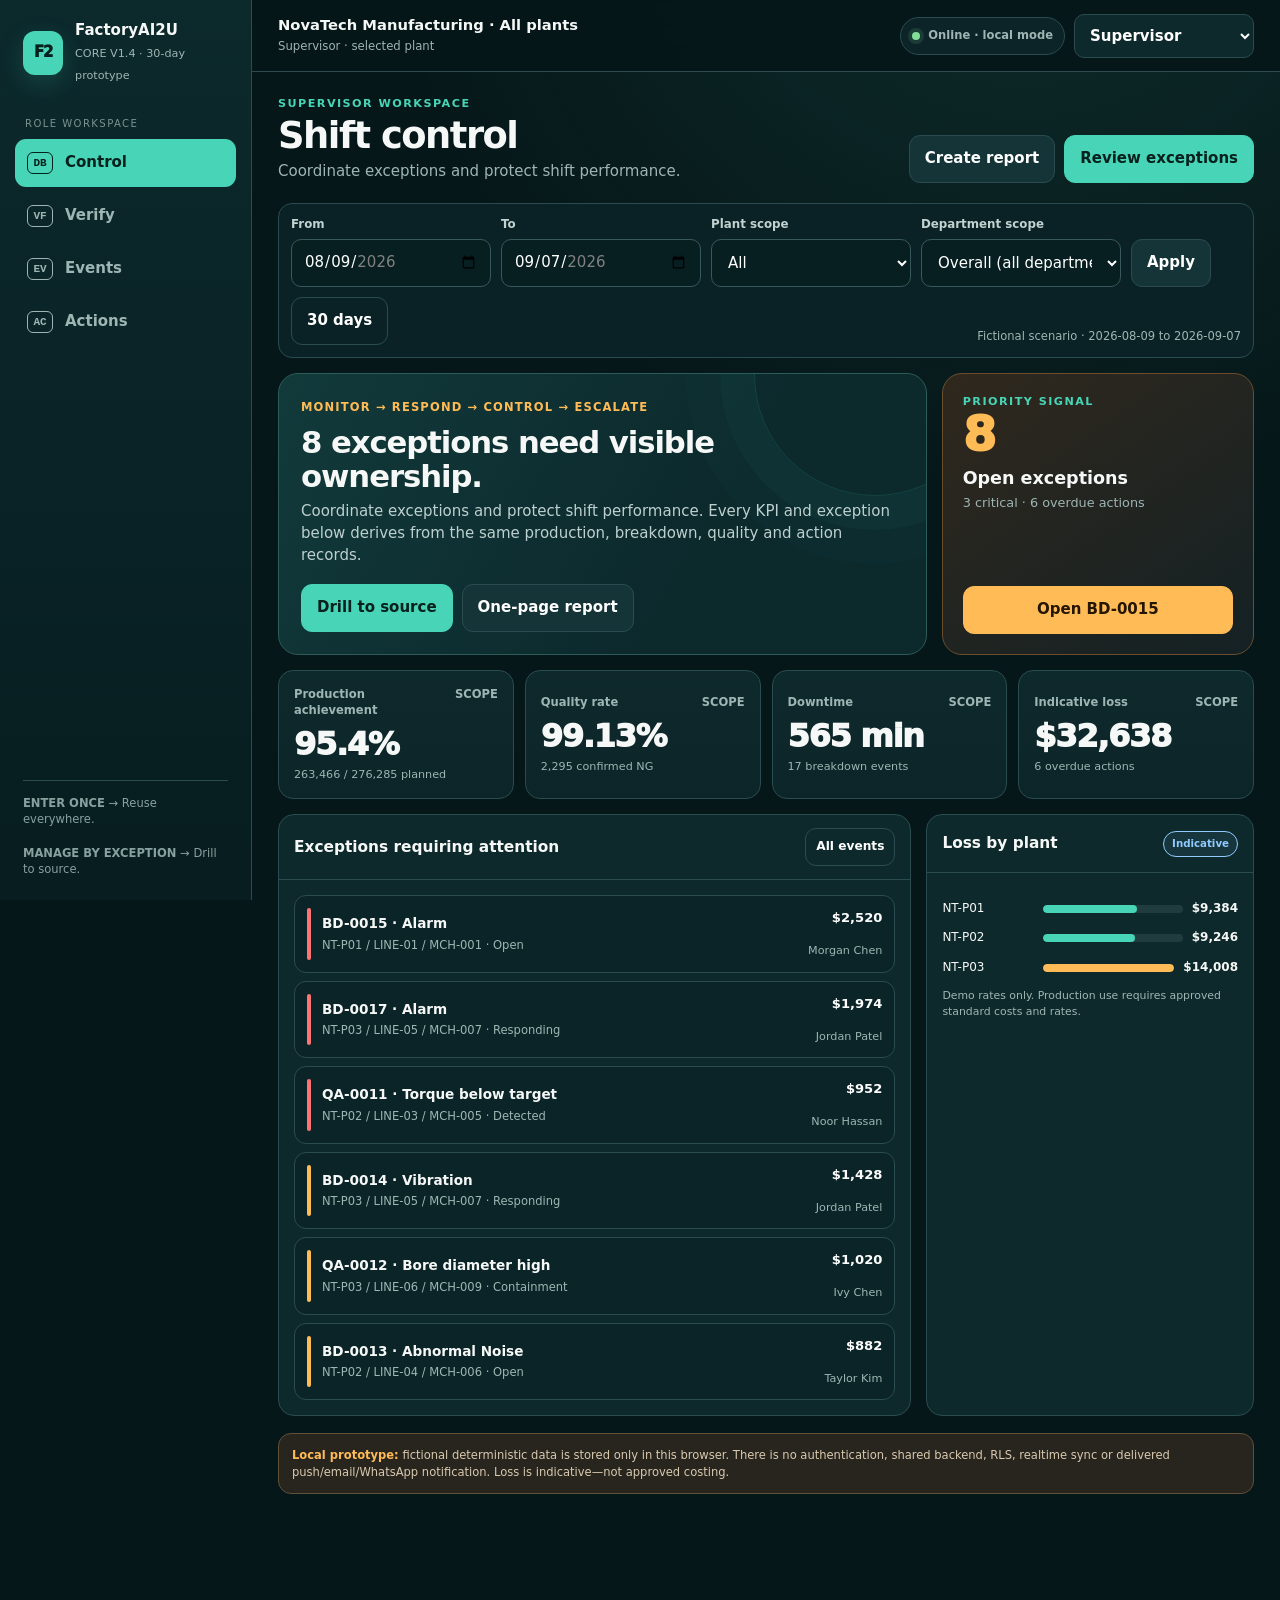
<file: index.html>
<!doctype html>
<!-- FA2U-BUILD-MARKER: shopfloor-simple-entry-verify-2026-09 v9 -->

<html lang="en">
<head>
<meta charset="utf-8">
<meta name="viewport" content="width=device-width,initial-scale=1,viewport-fit=cover">
<meta name="theme-color" content="#092326">
<meta name="description" content="FactoryAI2U CORE V1.4 — a mobile-first manufacturing operations prototype with shared source transactions, role dashboards, reports and validation.">
<meta name="author" content="FactoryAI2U">
<meta property="og:title" content="FactoryAI2U CORE V1.4">
<meta property="og:description" content="Enter once, reuse everywhere. Manage by exception and drill to source.">
<meta property="og:type" content="website">
<meta name="twitter:card" content="summary">
<meta name="twitter:title" content="FactoryAI2U CORE V1.4">
<meta name="twitter:description" content="Mobile-first manufacturing operations prototype.">
<title>FactoryAI2U — CORE V1.4</title>
<script id="structured-data-jsonld" type="application/ld+json">{"@context":"https://schema.org","@type":"WebSite","name":"FactoryAI2U CORE V1.4","description":"Mobile-first manufacturing operations prototype with shared source transactions, role dashboards, reports and validation.","url":"__SITE_URL__"}</script>
<link id="appManifest" rel="manifest">
<style>
/* @section: design-system */
:root{--bg:#061719;--rail:#092326;--surface:#0e292c;--surface2:#143438;--surface3:#1b4145;--line:#2a4c50;--text:#f5f8f6;--muted:#9fb5b4;--teal:#48d4b6;--amber:#ffbb55;--red:#ff7373;--blue:#72b8ff;--green:#82dd98;--shadow:0 18px 50px rgba(0,0,0,.3);--radius:16px;--touch:48px;--font:Inter,ui-sans-serif,system-ui,-apple-system,"Segoe UI",Arial,sans-serif}*{box-sizing:border-box}html{background:var(--bg);scroll-behavior:smooth}body{margin:0;background:radial-gradient(circle at 80% -10%,rgba(72,212,182,.12),transparent 32%),var(--bg);color:var(--text);font:15px/1.45 var(--font);overflow-x:hidden}button,input,select,textarea{font:inherit}button{touch-action:manipulation}::selection{background:var(--teal);color:#031311}:focus-visible{outline:3px solid var(--amber);outline-offset:2px}.hidden{display:none!important}.muted{color:var(--muted)}.eyebrow{text-transform:uppercase;letter-spacing:.13em;font-size:.7rem;font-weight:900;color:var(--teal)}.mono{font-family:ui-monospace,SFMono-Regular,Consolas,monospace}.danger-text{color:#ff9e9e}.success-text{color:#9beaaa}.warn-text{color:#ffd08b}.nowrap{white-space:nowrap}
/* @section: shell */
.app{min-height:100dvh;display:grid;grid-template-columns:252px minmax(0,1fr)}.rail{position:sticky;top:0;height:100dvh;background:linear-gradient(180deg,#0c292c,#071d20);border-right:1px solid var(--line);padding:20px 15px;display:flex;flex-direction:column;z-index:20}.brand{display:flex;align-items:center;gap:12px;padding:0 8px 20px}.brand-mark{width:44px;height:44px;border-radius:12px;display:grid;place-items:center;background:var(--teal);color:#05201d;font-weight:950;letter-spacing:-.08em;box-shadow:0 8px 25px rgba(72,212,182,.18)}.brand-copy strong{display:block}.brand-copy span{font-size:.7rem;color:var(--muted)}.rail-label{font-size:.63rem;letter-spacing:.14em;text-transform:uppercase;color:#789290;padding:12px 10px 7px}.nav{display:grid;gap:5px}.nav-btn{min-height:48px;border:0;border-radius:11px;background:transparent;color:var(--muted);display:flex;align-items:center;gap:12px;text-align:left;padding:10px 12px;cursor:pointer;font-weight:800}.nav-btn:hover{background:rgba(255,255,255,.055);color:#fff}.nav-btn.active{background:var(--teal);color:#06201d}.nav-glyph{font-family:ui-monospace,monospace;width:26px;text-align:center;font-size:.69rem;border:1px solid currentColor;border-radius:6px;padding:2px}.rail-foot{margin-top:auto;padding:14px 8px 2px}.mini-principle{border-top:1px solid var(--line);padding-top:14px;color:#88a09e;font-size:.72rem}.main{min-width:0}.topbar{min-height:72px;position:sticky;top:0;z-index:15;background:rgba(6,23,25,.91);backdrop-filter:blur(14px);border-bottom:1px solid rgba(66,98,101,.7);display:flex;align-items:center;justify-content:space-between;padding:10px 26px;gap:15px}.top-title strong{display:block;font-size:.92rem}.top-title span{font-size:.73rem;color:var(--muted)}.top-actions{display:flex;align-items:center;gap:9px}.status-pill{min-height:38px;border:1px solid var(--line);background:#0c2427;color:var(--muted);border-radius:999px;padding:7px 11px;display:flex;align-items:center;gap:8px;font-size:.72rem;font-weight:800}.dot{width:8px;height:8px;border-radius:50%;background:var(--green);box-shadow:0 0 0 4px rgba(130,221,152,.12)}.dot.off{background:var(--red)}.role-select{height:44px;max-width:180px;background:var(--surface);color:#fff;border:1px solid var(--line);border-radius:10px;padding:0 34px 0 11px;font-weight:800}.content{padding:24px 26px 108px;max-width:1500px;margin:auto}.view{animation:fade .2s ease}@keyframes fade{from{opacity:0;transform:translateY(4px)}to{opacity:1;transform:none}}.mobile-brand{display:none}.bottom-nav{display:none}
/* @section: controls */
.page-head{display:flex;align-items:flex-end;justify-content:space-between;gap:18px;margin-bottom:20px}.page-head h1{font-size:clamp(1.55rem,3vw,2.3rem);letter-spacing:-.04em;line-height:1.08;margin:4px 0 5px}.page-head p{margin:0;color:var(--muted);max-width:760px}.cluster{display:flex;align-items:center;gap:9px;flex-wrap:wrap}.btn{min-height:var(--touch);border:1px solid var(--line);border-radius:11px;background:var(--surface2);color:#fff;padding:10px 15px;font-weight:850;cursor:pointer;transition:.15s}.btn:hover{transform:translateY(-1px);background:var(--surface3);border-color:#52757a}.btn.primary{background:var(--teal);border-color:var(--teal);color:#05201d}.btn.warn{background:var(--amber);border-color:var(--amber);color:#251601}.btn.danger{background:transparent;border-color:#91494c;color:#ffb0b0}.btn.ghost{background:transparent}.btn.small{min-height:38px;padding:7px 10px;font-size:.76rem}.btn:disabled{opacity:.42;cursor:not-allowed;transform:none}.filterbar{display:flex;gap:10px;align-items:end;flex-wrap:wrap;border:1px solid var(--line);background:#0a2225;border-radius:14px;padding:12px;margin-bottom:15px}.filterbar .field{min-width:160px;flex:0 1 200px}.range-note{margin-left:auto;color:var(--muted);font-size:.72rem}.kicker{display:inline-flex;align-items:center;gap:8px;color:var(--amber);font-size:.72rem;font-weight:900;text-transform:uppercase;letter-spacing:.1em}
/* @section: dashboard */
.hero-strip{display:grid;grid-template-columns:minmax(0,1.35fr) minmax(280px,.65fr);gap:15px;margin-bottom:15px}.command{position:relative;overflow:hidden;border:1px solid #2d5b59;background:linear-gradient(120deg,#123a3b,#0c292c 65%);border-radius:20px;padding:22px}.command:after{content:"";position:absolute;width:240px;height:240px;border:1px solid rgba(72,212,182,.15);border-radius:50%;right:-70px;top:-120px;box-shadow:0 0 0 34px rgba(72,212,182,.03),0 0 0 68px rgba(72,212,182,.02)}.command>*{position:relative;z-index:1}.command h2{font-size:clamp(1.35rem,2.4vw,2.05rem);max-width:680px;margin:7px 0 8px;line-height:1.12;letter-spacing:-.035em}.command p{color:#bdd0cf;max-width:720px;margin:0}.command .cluster{margin-top:17px}.priority-box{border:1px solid #6b4d2d;background:linear-gradient(145deg,#30281d,#142124);border-radius:20px;padding:20px;display:flex;flex-direction:column;justify-content:space-between;min-width:0}.priority-number{font-size:3rem;font-weight:950;letter-spacing:-.07em;color:var(--amber);line-height:1}.priority-box h3{margin:8px 0 2px}.priority-box p{margin:0 0 14px;color:var(--muted);font-size:.8rem}.metrics{display:grid;grid-template-columns:repeat(4,minmax(0,1fr));gap:11px;margin-bottom:15px}.metric{min-width:0;border:1px solid var(--line);background:linear-gradient(180deg,var(--surface),#0c2528);border-radius:15px;padding:15px;text-align:left;color:inherit;cursor:pointer}.metric:hover{border-color:#4f7775;transform:translateY(-1px)}.metric-head{display:flex;justify-content:space-between;gap:8px;color:var(--muted);font-size:.72rem;font-weight:800}.metric-value{font-size:clamp(1.4rem,3vw,2rem);line-height:1.15;font-weight:950;margin:7px 0 4px;letter-spacing:-.04em}.metric-foot{font-size:.7rem;color:var(--muted)}.dashboard-grid{display:grid;grid-template-columns:minmax(0,1.45fr) minmax(290px,.75fr);gap:15px}.panel{border:1px solid var(--line);background:var(--surface);border-radius:16px;overflow:hidden;min-width:0}.panel-head{min-height:58px;display:flex;align-items:center;justify-content:space-between;gap:12px;padding:13px 15px;border-bottom:1px solid var(--line)}.panel-head h2,.panel-head h3{margin:0;font-size:.96rem}.panel-body{padding:15px}.exception-list{display:grid;gap:8px}.exception{width:100%;border:1px solid var(--line);background:#0b2427;color:inherit;border-radius:12px;padding:12px;display:grid;grid-template-columns:auto minmax(0,1fr) auto;align-items:center;gap:11px;text-align:left;cursor:pointer}.exception:hover{border-color:#527673;background:#123033}.sevbar{width:4px;align-self:stretch;border-radius:4px;background:var(--amber)}.sevbar.critical{background:var(--red)}.exception strong{display:block;font-size:.85rem}.exception p{margin:3px 0 0;color:var(--muted);font-size:.72rem}.age{text-align:right;font-size:.7rem;color:var(--muted)}.age strong{color:#fff;font-size:.82rem}.loss-row{display:grid;grid-template-columns:92px minmax(0,1fr) auto;gap:9px;align-items:center;margin:12px 0;font-size:.75rem}.bar{height:8px;background:#203c3e;border-radius:999px;overflow:hidden}.bar i{display:block;height:100%;background:var(--teal);border-radius:999px}.loss-row:nth-child(3) .bar i{background:var(--amber)}.loss-row:nth-child(4) .bar i{background:var(--red)}.loss-row:nth-child(5) .bar i{background:var(--blue)}
/* @section: forms-and-wizard */
.form-layout{display:grid;grid-template-columns:minmax(0,1.25fr) minmax(270px,.55fr);gap:15px}.form-card{border:1px solid var(--line);background:var(--surface);border-radius:18px;padding:19px}.form-card h2{font-size:1rem;margin:0 0 14px}.wizard-track{display:flex;gap:7px;margin:0 0 17px}.wizard-dot{height:5px;flex:1;border-radius:10px;background:#29494d}.wizard-dot.active{background:var(--teal)}.wizard-step{border:0;padding:0;margin:0;min-width:0}.section-label{font-size:.7rem;text-transform:uppercase;letter-spacing:.12em;color:var(--teal);font-weight:900;margin-bottom:11px}.form-grid{display:grid;grid-template-columns:repeat(2,minmax(0,1fr));gap:12px}.field{display:grid;gap:6px;min-width:0}.field.full{grid-column:1/-1}.field label{font-size:.74rem;color:#c1d2d0;font-weight:800}.field input,.field select,.field textarea{width:100%;min-height:48px;border:1px solid #38585b;background:#081f22;color:#fff;border-radius:10px;padding:10px 12px}.field textarea{min-height:88px;resize:vertical}.field input:focus,.field select:focus,.field textarea:focus{border-color:var(--teal);outline:2px solid rgba(72,212,182,.14)}.field-hint{font-size:.66rem;color:var(--muted)}.form-nav{display:flex;justify-content:space-between;gap:9px;margin-top:18px}.form-aside{display:grid;gap:13px;align-content:start}.info-block{border:1px solid var(--line);border-radius:14px;padding:15px;background:#0a2225}.info-block h3{font-size:.87rem;margin:0 0 8px}.info-block p,.info-block li{color:var(--muted);font-size:.74rem}.info-block ul{padding-left:18px;margin:0}.form-error{border:1px solid #994d51;background:#3a2022;color:#ffd1d1;border-radius:10px;padding:10px 12px;font-size:.75rem;margin-top:12px}.form-error:empty{display:none}
/* @section: tables-and-actions */
.table-wrap{overflow:auto;max-width:100%;-webkit-overflow-scrolling:touch}.data-table{width:100%;border-collapse:collapse;min-width:820px}.data-table th{text-align:left;color:#8fa7a5;text-transform:uppercase;letter-spacing:.08em;font-size:.62rem;padding:10px 11px;border-bottom:1px solid var(--line)}.data-table td{padding:11px;border-bottom:1px solid #234347;font-size:.76rem;vertical-align:middle}.data-table tbody tr:hover{background:#153235}.badge{display:inline-flex;align-items:center;min-height:26px;border:1px solid currentColor;border-radius:999px;padding:4px 8px;font-size:.64rem;font-weight:900;white-space:nowrap}.badge.open,.badge.major{color:var(--amber);background:rgba(255,187,85,.07)}.badge.critical,.badge.overdue,.badge.failed{color:#ff9999;background:rgba(255,115,115,.08)}.badge.closed,.badge.synced,.badge.passed{color:#92e5a4;background:rgba(130,221,152,.08)}.badge.pending{color:#91caff;background:rgba(114,184,255,.08)}.mobile-cards{display:none}.empty{padding:34px 16px;text-align:center;color:var(--muted)}.row-actions{display:flex;gap:6px}.action-board{display:grid;grid-template-columns:repeat(3,minmax(0,1fr));gap:13px}.action-column{background:#0a2225;border:1px solid var(--line);border-radius:15px;padding:12px;min-width:0}.action-column-head{display:flex;align-items:center;justify-content:space-between;margin-bottom:10px}.action-column-head h3{margin:0;font-size:.84rem}.count{min-width:27px;height:27px;display:grid;place-items:center;border-radius:8px;background:#1b3b3e;font-size:.72rem;font-weight:900}.action-card{border:1px solid #315155;background:var(--surface);border-radius:12px;padding:12px;margin-bottom:8px;cursor:pointer}.action-card h4{margin:8px 0;font-size:.8rem}.action-meta{display:flex;justify-content:space-between;gap:8px;color:var(--muted);font-size:.67rem}
/* @section: admin-and-validation */
.master-workspace{display:grid;grid-template-columns:minmax(220px,.42fr) minmax(0,1fr);gap:15px}.master-categories,.master-manager{border:1px solid var(--line);background:var(--surface);border-radius:16px;min-width:0}.master-categories{padding:11px;align-self:start}.master-category-list{display:grid;gap:5px}.master-category{min-height:46px;width:100%;display:flex;align-items:center;justify-content:space-between;gap:10px;border:1px solid transparent;border-radius:10px;background:transparent;color:var(--muted);padding:8px 10px;text-align:left;font-weight:800;cursor:pointer}.master-category.active{background:var(--teal);color:#05201d}.simple-entry{max-width:760px;margin:0 auto}
.big-entry{display:flex;flex-direction:column;gap:14px}
.entry-h2{margin:4px 0 2px;font-size:1.18rem}
.entry-block{border:1px solid var(--line);border-radius:14px;padding:14px;margin:0;background:var(--surface)}
.entry-block .section-label{font-size:.7rem;letter-spacing:.06em;text-transform:uppercase;color:var(--muted);margin-bottom:9px}
.entry-block .field label{font-size:.9rem}
.entry-block input,.entry-block select,.entry-block textarea{min-height:52px;font-size:1rem}
.big-nav{display:flex;gap:10px;justify-content:space-between;margin-top:4px}
.big-btn{min-height:60px;font-size:1.1rem;font-weight:800;flex:1}
.trace-strip{position:sticky;top:0;z-index:5;background:linear-gradient(180deg,#0c2f33,#0a2427);border:1px solid var(--teal);border-radius:14px;padding:12px 14px;margin-bottom:4px;box-shadow:var(--shadow)}
.trace-strip-title{font-size:.62rem;letter-spacing:.09em;text-transform:uppercase;color:var(--teal);font-weight:900;margin-bottom:8px}
.trace-chips{display:flex;flex-wrap:wrap;gap:7px}
.trace-chip{display:inline-flex;align-items:center;gap:6px;background:#08282b;border:1px solid #2f5d61;border-radius:999px;padding:6px 12px;font-size:.82rem;color:#eaf6f4}
.trace-chip b{color:var(--teal);font-size:.66rem;text-transform:uppercase;letter-spacing:.04em}
.trace-chip.empty{color:var(--muted);border-style:dashed}
.trace-desc{margin-top:8px;font-size:.76rem;color:#bcd5d2;line-height:1.35}
.preview-lead{margin-bottom:12px}.preview-lead h3{margin:6px 0 2px;font-size:1.05rem}
.preview-grid{display:grid;grid-template-columns:repeat(2,minmax(0,1fr));gap:8px;margin:12px 0}
.verify-board,.verify-list{display:flex;flex-direction:column;gap:10px}
.verify-card{display:flex;align-items:center;justify-content:space-between;gap:12px;border:1px solid var(--line);border-radius:12px;padding:12px 14px;background:var(--surface)}
.verify-card.verified{border-color:#2f7d63;background:#0c2a24}
.verify-main{min-width:0}
.verify-main strong{font-size:.92rem}
.verify-main .muted{font-size:.72rem}
.master-toolbar{padding:14px;border-bottom:1px solid var(--line);display:flex;align-items:end;justify-content:space-between;gap:12px}
.org-tree-panel{padding:14px;border-bottom:1px solid var(--line);background:rgba(255,255,255,.02)}
.org-tree{margin-top:10px;display:flex;flex-direction:column;gap:4px}
.org-node{font-size:13px;padding:6px 10px;border-left:2px solid var(--accent,#3fb6a8);border-radius:0 6px 6px 0;background:rgba(255,255,255,.03);line-height:1.4;overflow-wrap:anywhere}
.org-role{display:inline-block;min-width:92px;font-size:11px;text-transform:uppercase;letter-spacing:.04em;color:var(--muted,#8aa)}
.org-plant{font-size:11px;padding:1px 6px;border-radius:4px;background:rgba(63,182,168,.15);color:var(--accent,#3fb6a8)}
.org-mgr{font-size:11px;color:var(--muted,#8aa)}.master-toolbar h2{margin:3px 0;font-size:1.04rem}.master-search{padding:12px 14px;border-bottom:1px solid var(--line)}.master-search input{width:100%;min-height:46px;border:1px solid #38585b;background:#081f22;color:#fff;border-radius:10px;padding:10px}.master-row{min-height:64px;padding:9px 14px;border-bottom:1px solid #234347;display:flex;align-items:center;justify-content:space-between;gap:12px}.master-row:last-child{border:0}.master-row-actions{display:flex;gap:7px}.pagination{display:flex;justify-content:space-between;align-items:center;padding:12px 14px;border-top:1px solid var(--line)}.test-grid{display:grid;grid-template-columns:repeat(2,minmax(0,1fr));gap:10px}.test-card{border:1px solid var(--line);background:#0a2326;border-radius:12px;padding:13px}.test-card strong{font-size:.82rem}.test-card p{font-size:.7rem;color:var(--muted);margin:6px 0 0}.test-summary{display:grid;grid-template-columns:repeat(3,1fr);gap:10px;margin-bottom:14px}.test-stat{border:1px solid var(--line);border-radius:12px;padding:13px;background:var(--surface)}.test-stat b{display:block;font-size:1.45rem}
/* @section: modal-report */
.modal-layer{position:fixed;inset:0;background:rgba(1,10,11,.84);backdrop-filter:blur(8px);z-index:80;display:grid;place-items:center;padding:17px}.modal{width:min(760px,100%);max-height:92dvh;overflow:auto;background:#102b2e;border:1px solid #42656a;border-radius:20px;box-shadow:var(--shadow)}.modal.wide{width:min(980px,100%)}.modal-head{position:sticky;top:0;background:#102b2e;z-index:2;display:flex;justify-content:space-between;align-items:flex-start;gap:14px;padding:17px;border-bottom:1px solid var(--line)}.modal-head h2{margin:3px 0 0;font-size:1.12rem}.modal-body{padding:17px}.close{minpx:44px;min-width:44px;min-height:44px;border:1px solid var(--line);border-radius:10px;background:#183a3e;color:#fff;cursor:pointer;font-size:1.2rem}.detail-grid{display:grid;grid-template-columns:repeat(2,minmax(0,1fr));gap:8px;margin:13px 0}.detail{background:#082225;border:1px solid #294b4f;border-radius:10px;padding:10px}.detail span{display:block;color:var(--muted);font-size:.65rem}.detail strong{display:block;font-size:.8rem;margin-top:3px}.trace{margin-top:15px;border-top:1px solid var(--line);padding-top:12px}.trace-step{display:flex;gap:9px;margin:8px 0;color:var(--muted);font-size:.73rem}.trace-step b{color:var(--teal);font-family:ui-monospace,monospace}.report-viewer{display:grid;gap:10px}.report-stage{position:relative}.report-slide{display:none}.report-slide.active{display:block}.report-viewer-all-pages .report-slide{display:block}.report-viewer-all-pages .report-nav,.report-viewer-all-pages .report-thumbs{display:none}.report-sheet{background:#fff;color:#12262a;border-radius:10px;padding:16px;width:100%;aspect-ratio:1.414/1;min-height:620px;overflow:hidden}.report-wrap{overflow:auto;border-radius:10px}.report-nav{display:flex;align-items:center;justify-content:space-between;gap:8px;padding:8px 10px;border:1px solid #294b4f;border-radius:10px;background:#0a2225}.report-nav .cluster{gap:6px}.report-nav-counter{font-size:.72rem;color:#d1e1de;font-weight:900;white-space:nowrap}.report-thumbs{display:flex;gap:6px;overflow:auto;padding:1px 0 2px}.report-thumb{flex:1 1 0;min-width:92px;min-height:38px;border:1px solid #41666a;border-radius:8px;background:#102f32;color:#9fb5b4;font-size:.62rem;font-weight:800;cursor:pointer;padding:6px;text-align:left}.report-thumb.active{border-color:#48d4b6;background:#12423f;color:#fff}.report-dot{display:inline-block;width:7px;height:7px;border-radius:50%;background:#5c797b;margin-right:5px}.report-thumb.active .report-dot{background:#48d4b6}.report-page-kicker{display:flex;align-items:center;justify-content:space-between;gap:8px;margin:0 0 5px;color:#0d6f63;font-size:.52rem;font-weight:900;letter-spacing:.08em;text-transform:uppercase}.report-summary-table{width:100%;border-collapse:collapse;font-size:.53rem;margin-top:5px}.report-summary-table th{text-align:left;color:#607476;text-transform:uppercase;letter-spacing:.05em;font-size:.45rem;border-bottom:1px solid #cad7d8;padding:4px 5px}.report-summary-table td{padding:4px 5px;border-bottom:1px solid #e3ebeb}.report-summary-table td:last-child{text-align:right;font-weight:800}.report-footnote{margin-top:4px;color:#607476;font-size:.46rem;line-height:1.25;border-top:1px dashed #c4d3d3;padding-top:3px}.report-footnote b{color:#264c4c}.report-wrap{overflow:auto;border-radius:10px}.report-sheet{background:#fff;color:#12262a;border-radius:10px;padding:16px;width:100%;aspect-ratio:1.414/1;min-height:620px;overflow:hidden}.report-head{display:flex;justify-content:space-between;gap:16px;border-bottom:3px solid #0d6f63;padding-bottom:7px}.report-head h2{margin:1px 0;font-size:1.08rem;line-height:1.1}.report-head p{margin:0;color:#52696b;font-size:.57rem}.report-narrative{display:grid;grid-template-columns:1.35fr .65fr;gap:9px;margin:8px 0}.report-callout{border-left:4px solid #0d8d7d;background:#eef7f5;border-radius:5px;padding:7px 9px;font-size:.59rem}.report-callout b{display:block;font-size:.66rem;margin-bottom:2px}.report-metrics{display:grid;grid-template-columns:repeat(4,1fr);gap:6px;margin:7px 0}.report-metric{border:1px solid #cad7d8;border-radius:6px;padding:7px 8px}.report-metric span{display:block;color:#647779;font-size:.52rem;white-space:nowrap;overflow:hidden;text-overflow:ellipsis}.report-metric b{font-size:.92rem}.report-metric small{display:block;color:#758889;font-size:.46rem}.report-chart-grid{display:grid;grid-template-columns:repeat(2,minmax(0,1fr));gap:7px}.chart-card{border:1px solid #d2dddd;border-radius:7px;padding:6px 7px;min-width:0;height:207px;overflow:hidden}.chart-card h3{font-size:.62rem;margin:0 0 3px}.chart-card h3 span{font-weight:500;color:#65797b}.chart-card svg{display:block;width:100%;height:128px}.chart-label{font:9px Arial,sans-serif;fill:#536a6c}.chart-value{font:bold 9px Arial,sans-serif;fill:#173b3d}.chart-gridline{stroke:#dbe5e5;stroke-width:1}.chart-axis{stroke:#9db0b1;stroke-width:1}.chart-teal{fill:#119b88;stroke:#119b88}.chart-amber{fill:#ffb84d;stroke:#ffb84d}.chart-red{fill:#e96b6b;stroke:#e96b6b}.chart-blue{fill:#559fe8;stroke:#559fe8}.report-followup{display:grid;grid-template-columns:1.1fr .9fr;gap:8px;margin-top:7px;font-size:.52rem}.report-followup>div{border:1px solid #d2dddd;border-radius:6px;padding:6px}.report-followup b{display:block;margin-bottom:2px}.report-followup ol{display:grid;grid-template-columns:1fr 1fr;gap:2px 12px;margin:0;padding-left:15px}.report-foot{display:flex;justify-content:space-between;margin-top:5px;color:#657b7d;font-size:.44rem}.toast{position:fixed;right:20px;bottom:20px;z-index:100;width:min(390px,calc(100% - 32px));border:1px solid #43716d;border-radius:13px;background:#113539;color:#fff;padding:12px 14px;box-shadow:var(--shadow)}.toast.error{border-color:#974d51;background:#3a2022}.prototype-note{margin-top:17px;border:1px solid #605037;background:#28251f;border-radius:13px;padding:13px;color:#d8c9ae;font-size:.72rem}.prototype-note strong{color:var(--amber)}
@media(max-width:1040px){.metrics{grid-template-columns:repeat(2,1fr)}.hero-strip,.dashboard-grid{grid-template-columns:1fr}.action-board{grid-template-columns:1fr 1fr}.action-column:last-child{grid-column:1/-1}}
@media(max-width:760px){body{font-size:14px}.app{display:block}.rail{display:none}.topbar{min-height:68px;padding:8px 13px}.top-title{display:none}.mobile-brand{display:flex;align-items:center;gap:8px;font-weight:900}.mobile-brand .brand-mark{width:38px;height:38px}.status-pill .status-copy{display:none}.role-select{max-width:130px}.content{padding:17px 13px 96px}.page-head{align-items:flex-start;flex-direction:column;gap:11px}.page-head .cluster{width:100%}.page-head .cluster .btn{flex:1}.filterbar{align-items:stretch}.filterbar .field{flex:1 1 calc(50% - 8px);min-width:130px}.range-note{width:100%;margin:0}.hero-strip{gap:11px}.command,.priority-box{border-radius:16px;padding:17px}.metrics{gap:8px}.metric{padding:12px}.form-layout,.master-workspace{grid-template-columns:1fr}.form-grid{grid-template-columns:1fr}.field.full{grid-column:auto}.action-board{grid-template-columns:1fr}.action-column:last-child{grid-column:auto}.desktop-table{display:none}.mobile-cards{display:grid;gap:9px}.mobile-record{border:1px solid var(--line);background:#0b272a;border-radius:12px;padding:12px}.mobile-record-head{display:flex;justify-content:space-between;gap:8px}.mobile-record p{color:var(--muted);font-size:.7rem;margin:6px 0}.mobile-record .row-actions{margin-top:9px}.master-category-list{display:flex;overflow-x:auto}.master-category{min-width:max-content}.master-toolbar{align-items:stretch;flex-direction:column}.master-row{align-items:flex-start;flex-direction:column}.master-row-actions{width:100%}.master-row-actions .btn{flex:1}.test-grid{grid-template-columns:1fr}.test-summary{grid-template-columns:repeat(3,1fr)}.bottom-nav{position:fixed;bottom:0;left:0;right:0;z-index:40;background:rgba(8,28,30,.97);border-top:1px solid var(--line);display:grid;grid-template-columns:repeat(5,1fr);padding:7px 6px calc(7px + env(safe-area-inset-bottom))}.bottom-btn{min-height:52px;border:0;border-radius:10px;background:transparent;color:#95aaa8;display:grid;place-items:center;align-content:center;gap:2px;font-size:.59rem;font-weight:850}.bottom-btn b{font-family:ui-monospace,monospace}.bottom-btn.active{background:var(--teal);color:#061e1c}.modal-layer{padding:0;align-items:end}.modal{width:100%;max-height:94dvh;border-radius:20px 20px 0 0}.detail-grid{grid-template-columns:1fr}.report-wrap{overflow:auto}.report-sheet{width:920px;min-height:650px;aspect-ratio:1.414/1;padding:16px}.report-metrics{grid-template-columns:repeat(4,1fr)}.report-chart-grid{grid-template-columns:repeat(2,1fr)}.toast{right:16px;bottom:84px}}
@media(max-width:430px){.metrics{grid-template-columns:1fr 1fr}.metric-value{font-size:1.35rem}.exception{grid-template-columns:auto 1fr}.exception .age{grid-column:2;text-align:left}.report-sheet{min-height:670px}.test-summary{grid-template-columns:1fr}}
@media(prefers-reduced-motion:reduce){*{scroll-behavior:auto!important;animation:none!important;transition:none!important}}
@media print{body{background:#fff!important}.app,.bottom-nav,.toast,.modal-head,.report-actions,.report-nav,.report-thumbs{display:none!important}.modal-layer{position:static!important;display:block!important;background:#fff!important;padding:0!important}.modal{display:block!important;width:100%!important;max-height:none!important;overflow:visible!important;border:0!important;box-shadow:none!important}.modal-body{padding:0!important}.report-viewer,.report-stage{display:block!important}.report-slide,.report-slide.active{display:block!important;page-break-after:always!important;break-after:page!important}.report-slide:last-child{page-break-after:auto!important;break-after:auto!important}.report-sheet{display:block!important;width:100%!important;min-height:0!important;aspect-ratio:1.414/1!important;border-radius:0!important;padding:10mm!important;page-break-inside:avoid;break-inside:avoid}@page{size:A4 landscape;margin:0}}
</style>
</head>
<body>
<div class="app">
<!-- @section: desktop-navigation -->
<aside class="rail"><div class="brand"><div class="brand-mark">F2</div><div class="brand-copy"><strong>FactoryAI2U</strong><span>CORE V1.4 · 30-day prototype</span></div></div><div class="rail-label">Role workspace</div><nav id="sideNav" class="nav"></nav><div class="rail-foot"><div class="mini-principle"><b>ENTER ONCE</b> → Reuse everywhere.<br><br><b>MANAGE BY EXCEPTION</b> → Drill to source.</div></div></aside>
<main class="main"><header class="topbar"><div class="mobile-brand"><div class="brand-mark">F2</div><span>FactoryAI2U</span></div><div class="top-title"><strong id="contextTitle"></strong><span id="contextSub"></span></div><div class="top-actions"><button class="status-pill" id="connectionBtn"><span id="connectionDot" class="dot"></span><span id="connectionText" class="status-copy"></span></button><select id="roleSelect" class="role-select" aria-label="Active demo role"></select></div></header><div id="viewRoot" class="content" tabindex="-1"></div></main>
</div>
<nav id="bottomNav" class="bottom-nav"></nav><div id="modalLayer" class="modal-layer hidden" role="dialog" aria-modal="true" aria-labelledby="modalTitle"></div><div id="toast" class="toast hidden" role="status" aria-live="polite"></div>
<script>
/* @section: application-and-deterministic-data */
(()=>{'use strict';
const KEY='factoryai2u_core_v14_month_v2',TODAY='2026-09-07',START='2026-08-09';
const roles=['Operator','Supervisor','QA/QC','Maintenance','Plant Head','Division Head','CEO','Admin'];
const roleMenus={Operator:['dashboard','production','breakdown','quality','events'],Supervisor:['dashboard','verify','events','actions'], 'QA/QC':['dashboard','events','quality','actions','audit'],Maintenance:['dashboard','events','breakdown','actions','audit'],'Plant Head':['dashboard','events','actions','audit'],'Division Head':['dashboard','events','actions','audit'],CEO:['dashboard','events','actions'],Admin:['dashboard','admin','events','actions','audit','validation','settings']};
const menuMeta={dashboard:['DB','Control'],verify:['VF','Verify'],events:['EV','Events'],production:['PR','Production'],breakdown:['BD','Breakdown'],quality:['QA','Quality'],actions:['AC','Actions'],audit:['AU','Audit'],admin:['CF','Configure'],validation:['TC','Test centre'],settings:['ST','System']};
const roleProfiles={Operator:{title:'Source control',verb:'RECORD → REPORT → ANDON',desc:'Fast source entry with immediate factual visibility.',scope:'current operating context'},Supervisor:{title:'Shift control',verb:'MONITOR → RESPOND → CONTROL → ESCALATE',desc:'Coordinate exceptions and protect shift performance.',scope:'selected plant'},'QA/QC':{title:'Quality control',verb:'DETECT → CONTAIN → INVESTIGATE → CORRECT',desc:'Own the closed-loop quality response.',scope:'quality events'},Maintenance:{title:'Reliability response',verb:'RESPOND → DIAGNOSE → RESTORE → PREVENT',desc:'Restore equipment and prevent recurrence.',scope:'breakdown events'},'Plant Head':{title:'Plant exception control',verb:'SEE → DRILL → DECIDE → FOLLOW UP',desc:'See plant losses, drill to source and follow owners.',scope:'selected plant'},'Division Head':{title:'Cross-plant improvement',verb:'COMPARE → CHALLENGE → IMPROVE',desc:'Compare plants and identify systemic loss.',scope:'all plants'},CEO:{title:'Enterprise exception control',verb:'SEE BUSINESS IMPACT → DRILL → DECIDE',desc:'Focus on major business exceptions and overdue ownership.',scope:'enterprise'},Admin:{title:'Configuration & governance',verb:'CONFIGURE → GOVERN → SECURE',desc:'Maintain controlled masters, role rules and auditability.',scope:'all records'}};
const masterMeta={plants:'Plants',areas:'Work areas',stages:'Process stages',lines:'Lines',machines:'Machines',parts:'Parts / product numbers',models:'Models',customers:'Customers',shifts:'Shifts',users:'People & org hierarchy',breakdownCategories:'Breakdown categories',symptoms:'Breakdown symptoms',qualityClasses:'Quality classifications',severities:'Quality severities'};
const pad=n=>String(n).padStart(2,'0'),dateAdd=(date,n)=>{const d=new Date(date+'T00:00:00Z');d.setUTCDate(d.getUTCDate()+n);return d.toISOString().slice(0,10)},iso=(d,h,m=0)=>`${d}T${pad(h)}:${pad(m)}:00`,clone=x=>JSON.parse(JSON.stringify(x));
function generateSeed(){const masters={plants:['NT-P01','NT-P02','NT-P03'],areas:['AREA-A','AREA-B','AREA-C'],stages:['PROCESS-01','PROCESS-02','PROCESS-03'],lines:['LINE-01','LINE-02','LINE-03','LINE-04','LINE-05','LINE-06'],machines:['MCH-001','MCH-002','MCH-003','MCH-004','MCH-005','MCH-006','MCH-007','MCH-008','MCH-009'],parts:['PT-1001-A','PT-2042-B','PT-3305-C','PT-4820-D'],models:['MODEL-A','MODEL-B','MODEL-C'],customers:['CUSTOMER-A','CUSTOMER-B','CUSTOMER-C'],shifts:['Morning','Evening','Night'],users:['Alex Morgan','Jamie Lee','Priya Shah','Morgan Chen','Sam Rivera','Taylor Kim','Jordan Patel','Avery Tan'],breakdownCategories:['Major','Minor','Mechanical','Electrical','Pneumatic','Hydraulic','Data Communication','Intermittent','Machine Auto Stop','Machine Manually Stop','Emergency Stop','Sudden Stop While Running'],symptoms:['Alert','Alarm','Abnormal Noise','Appearance','Vibration'],qualityClasses:['Safety Critical','Functional','Fitting','Appearance','Reliability','Dimensional'],severities:['Critical','Major','Minor','Observation']};const people=[{name:'Chris Delaney',role:'CEO',plant:'All',manager:''},{name:'Dana Whitfield',role:'Division Head',plant:'All',manager:'Chris Delaney'},{name:'Robin Alcaraz',role:'Plant Head',plant:'NT-P01',manager:'Dana Whitfield'},{name:'Marcus Steele',role:'Plant Head',plant:'NT-P02',manager:'Dana Whitfield'},{name:'Lena Ortiz',role:'Plant Head',plant:'NT-P03',manager:'Dana Whitfield'},{name:'Alex Morgan',role:'Supervisor',plant:'NT-P01',manager:'Robin Alcaraz'},{name:'Jamie Lee',role:'Supervisor',plant:'NT-P02',manager:'Marcus Steele'},{name:'Sam Rivera',role:'Supervisor',plant:'NT-P03',manager:'Lena Ortiz'},{name:'Priya Shah',role:'QA/QC',plant:'NT-P01',manager:'Robin Alcaraz'},{name:'Noor Hassan',role:'QA/QC',plant:'NT-P02',manager:'Marcus Steele'},{name:'Ivy Chen',role:'QA/QC',plant:'NT-P03',manager:'Lena Ortiz'},{name:'Morgan Chen',role:'Maintenance',plant:'NT-P01',manager:'Robin Alcaraz'},{name:'Taylor Kim',role:'Maintenance',plant:'NT-P02',manager:'Marcus Steele'},{name:'Jordan Patel',role:'Maintenance',plant:'NT-P03',manager:'Lena Ortiz'},{name:'Avery Tan',role:'Operator',plant:'NT-P01',manager:'Alex Morgan'},{name:'Diego Cruz',role:'Operator',plant:'NT-P02',manager:'Jamie Lee'},{name:'Mei Lin',role:'Operator',plant:'NT-P03',manager:'Sam Rivera'}];masters.people=people;masters.users=people.map(p=>p.name);const byRolePlant=(role,plant)=>people.find(p=>p.role===role&&p.plant===plant)||people.find(p=>p.role===role)||{name:'Unassigned'};
const relation={plantLines:{'NT-P01':['LINE-01','LINE-02'],'NT-P02':['LINE-03','LINE-04'],'NT-P03':['LINE-05','LINE-06']},lineMachines:{'LINE-01':['MCH-001','MCH-002'],'LINE-02':['MCH-003'],'LINE-03':['MCH-004','MCH-005'],'LINE-04':['MCH-006'],'LINE-05':['MCH-007','MCH-008'],'LINE-06':['MCH-009']}};
const production=[],breakdowns=[],quality=[],rcas=[],actions=[],audit=[];let pi=1,bi=1,qi=1,ai=1,ri=1;
for(let day=0;day<30;day++){const d=dateAdd(START,day);masters.plants.forEach((plant,p)=>masters.shifts.forEach((shift,s)=>{const line=relation.plantLines[plant][(day+s)%2],machines=relation.lineMachines[line],machine=machines[(day+p)%machines.length],part=masters.parts[(day+p+s)%masters.parts.length],planned=860+((day*37+p*83+s*51)%330),short=(day*13+p*29+s*17)%96,actual=planned-short,ng=(day*7+p*5+s*3)%18,good=actual-ng;production.push({id:'PRD-'+String(pi++).padStart(4,'0'),time:iso(d,[7,15,23][s],5+p*3),plant,line,machine,part,model:masters.models[(day+p)%3],customer:masters.customers[(day+p+s)%3],shift,mode:['Auto','Normal Production','Auto'][s],planned,actual,good,ng,user:byRolePlant('Operator',plant).name,sync:'Synced'});}));
if(day%2===0||day%7===0){const plant=masters.plants[(day/2|0)%3],line=relation.plantLines[plant][day%2],machine=relation.lineMachines[line][0],part=masters.parts[day%4],duration=8+day%5*13,severity=duration>=45?'Critical':'Major',status=day<21?['Closed','Restored'][day%2]:['Open','Responding','Restored'][day%3],id='BD-'+String(bi++).padStart(4,'0'),start=iso(d,9+day%8,12),category=['Mechanical','Electrical','Pneumatic','Hydraulic','Data Communication'][day%5],symptom=['Alarm','Abnormal Noise','Vibration','Alert'][day%4];breakdowns.push({id,time:start,plant,area:masters.areas[masters.plants.indexOf(plant)],stage:masters.stages[day%3],line,machine,part,model:masters.models[day%3],customer:masters.customers[day%3],shift:masters.shifts[day%3],operator:byRolePlant('Operator',plant).name,mode:'Auto',output:300+day*17,affected:10+day%31,category,symptom,notes:`${symptom} observed at ${machine}; source facts captured before diagnosis.`,status,severity,owner:byRolePlant('Maintenance',plant).name,durationMin:duration,loss:duration*42,sync:'Synced',escalationLevel:duration>=60?'CEO':duration>=30?'Division Head':duration>=10?'Plant Head':'Supervisor'});const rcaId='RCA-'+String(ri++).padStart(4,'0');rcas.push({id:rcaId,source:id,method:'5 Why',cause:['Wear beyond inspection interval','Loose electrical termination','Pressure regulator drift'][day%3],status:status==='Closed'?'Closed':'In progress'});const closed=status==='Closed'||status==='Restored';actions.push({id:'ACT-'+String(ai++).padStart(4,'0'),source:id,rcaId,title:`Correct ${category.toLowerCase()} cause and verify recurrence control`,owner:byRolePlant('Maintenance',plant).name,due:dateAdd(d,2+day%4),status:closed?'Closed':day%2?'In progress':'Open',closedAt:closed?dateAdd(d,1):'',effectiveness:closed?'Effective':'Pending',priority:severity});}
if(day%3===1||day%8===0){const plant=masters.plants[(day+1)%3],line=relation.plantLines[plant][day%2],machine=relation.lineMachines[line].slice(-1)[0],part=masters.parts[(day+1)%4],suspected=18+day%44,ng=4+day%14,severity=day%8===0?'Critical':day%2?'Major':'Minor',status=day<20?'Closed':['Detected','Containment','Investigation','Verification'][day%4],id='QA-'+String(qi++).padStart(4,'0'),defect=['Bore diameter high','Surface mark','Connector fit','Seal leak','Torque below target'][day%5];quality.push({id,time:iso(d,10+day%7,20),plant,line,machine,part,model:masters.models[day%3],customer:masters.customers[(day+1)%3],shift:masters.shifts[day%3],operator:byRolePlant('Operator',plant).name,defect,description:`${defect} detected during controlled inspection; affected material identified for containment.`,classification:masters.qualityClasses[day%6],severity,suspected,ng,status,owner:byRolePlant('QA/QC',plant).name,loss:ng*68,sync:'Synced',escalationLevel:severity==='Critical'?'QA Head':'Supervisor'});const rcaId='RCA-'+String(ri++).padStart(4,'0');rcas.push({id:rcaId,source:id,method:'Fishbone + 5 Why',cause:['Gauge verification interval inadequate','Handling contact at transfer','Process setting drift'][day%3],status:status==='Closed'?'Closed':'In progress'});actions.push({id:'ACT-'+String(ai++).padStart(4,'0'),source:id,rcaId,title:`Contain ${defect.toLowerCase()} and verify corrective setting`,owner:byRolePlant('QA/QC',plant).name,due:dateAdd(d,1+day%3),status:status==='Closed'?'Closed':day%2?'Verification':'Open',closedAt:status==='Closed'?dateAdd(d,1):'',effectiveness:status==='Closed'?'Effective':status==='Verification'?'Monitoring':'Pending',priority:severity});}}
[...production,...breakdowns,...quality].forEach(r=>audit.push({id:'AUD-'+String(audit.length+1).padStart(5,'0'),time:r.time,user:r.user||r.operator||'System',type:`${r.id.split('-')[0]} source created`,entityId:r.id,detail:`${r.id} recorded once and exposed to authorised downstream views.`}));actions.forEach(a=>audit.push({id:'AUD-'+String(audit.length+1).padStart(5,'0'),time:iso(a.due,8),user:a.owner,type:'Action recorded',entityId:a.id,detail:`${a.id} linked to ${a.source} with owner and due date.`}));
return{version:'1.4-org',role:'Supervisor',view:'dashboard',filters:{from:START,to:TODAY,plant:'All',dept:'All'},context:{company:'NovaTech Manufacturing',division:'Industrial Products',plant:'NT-P01',area:'AREA-A',stage:'PROCESS-01',line:'LINE-01',machine:'MCH-001',shift:'Morning',operator:'Alex Morgan'},masters,relation,production,breakdowns,quality,rcas,actions,audit: audit.sort((a,b)=>b.time.localeCompare(a.time)),settings:{costDisclaimer:'Indicative fictional rates only',pageSize:8,breakdownEscalation:[5,10,30,60],qualityEscalation:[10,60,480,1440]}}}
const seed=generateSeed();let state=load(),activeMaster='plants',masterQuery='',masterPage=1,deferredPrompt=null,entryDraft={};state.formStep=Number.isInteger(state.formStep)?Math.max(0,Math.min(2,state.formStep)):0;
function load(){try{const x=JSON.parse(localStorage.getItem(KEY));return x&&x.version==='1.4-org'?x:clone(seed)}catch(e){return clone(seed)}}function save(){localStorage.setItem(KEY,JSON.stringify(state))}function nowISO(){return new Date().toISOString()}function esc(v=''){return String(v).replace(/[&<>'"]/g,c=>({'&':'&amp;','<':'&lt;','>':'&gt;',"'":'&#39;','"':'&quot;'}[c]))}function fmt(t){return new Date(t).toLocaleString([],{year:'2-digit',month:'short',day:'numeric',hour:'2-digit',minute:'2-digit'})}function money(n){return '$'+Math.round(n||0).toLocaleString()}function nextId(prefix,list){return prefix+'-'+String(Math.max(0,...list.map(x=>+(x.id.match(/\d+/)||[0])[0]))+1).padStart(4,'0')}function log(type,detail,entityId='SYSTEM'){state.audit.unshift({id:'AUD-'+String(state.audit.length+1).padStart(5,'0'),time:nowISO(),user:`${state.context.operator} · ${state.role}`,type,entityId,detail});save()}function toast(msg,error=false){const t=document.getElementById('toast');t.textContent=msg;t.className='toast'+(error?' error':'');clearTimeout(toast.timer);toast.timer=setTimeout(()=>t.classList.add('hidden'),3600)}
function roleOptions(){roleSelect.innerHTML=roles.map(r=>`<option ${r===state.role?'selected':''}>${r}</option>`).join('')}function nav(){const items=roleMenus[state.role];sideNav.innerHTML=items.map(k=>`<button class="nav-btn ${state.view===k?'active':''}" data-view="${k}"><span class="nav-glyph">${menuMeta[k][0]}</span>${menuMeta[k][1]}</button>`).join('');bottomNav.innerHTML=items.slice(0,5).map(k=>`<button class="bottom-btn ${state.view===k?'active':''}" data-view="${k}"><b>${menuMeta[k][0]}</b><span>${menuMeta[k][1]}</span></button>`).join('');contextTitle.textContent=`${state.context.company} · ${state.filters.plant==='All'?'All plants':state.filters.plant}`;contextSub.textContent=`${state.role} · ${roleProfiles[state.role].scope}`}function goto(view){if(!roleMenus[state.role].includes(view))view='dashboard';state.view=view;save();nav();render();viewRoot.focus({preventScroll:true});scrollTo({top:0,behavior:'smooth'})}
function header(title,sub,actions=''){return `<div class="page-head"><div><div class="eyebrow">${esc(state.role)} workspace</div><h1>${esc(title)}</h1><p>${esc(sub)}</p></div>${actions?`<div class="cluster">${actions}</div>`:''}</div>`}function limitations(){return `<div class="prototype-note"><strong>Local prototype:</strong> fictional deterministic data is stored only in this browser. There is no authentication, shared backend, RLS, realtime sync or delivered push/email/WhatsApp notification. Loss is indicative—not approved costing.</div>`}
function inRange(r){const d=r.time.slice(0,10);return d>=state.filters.from&&d<=state.filters.to&&(state.filters.plant==='All'||r.plant===state.filters.plant)}function deptOn(fam){const dep=state.filters.dept||'All';if(dep==='All')return true;if(dep==='Production')return fam==='production';if(dep==='QA/QC')return fam==='quality';if(dep==='Maintenance')return fam==='breakdowns';return true}function filtered(){return{production:deptOn('production')?state.production.filter(inRange):[],breakdowns:deptOn('breakdowns')?state.breakdowns.filter(inRange):[],quality:deptOn('quality')?state.quality.filter(inRange):[]}}function metrics(){const f=filtered(),plan=f.production.reduce((s,x)=>s+x.planned,0),actual=f.production.reduce((s,x)=>s+x.actual,0),good=f.production.reduce((s,x)=>s+x.good,0),ng=f.production.reduce((s,x)=>s+x.ng,0),downtime=f.breakdowns.reduce((s,x)=>s+x.durationMin,0),loss=[...f.breakdowns,...f.quality].reduce((s,x)=>s+x.loss,0),open=[...f.breakdowns,...f.quality].filter(x=>x.status!=='Closed'&&x.status!=='Restored'),sources=new Set([...f.breakdowns,...f.quality].map(x=>x.id)),acts=state.actions.filter(a=>sources.has(a.source)),overdue=acts.filter(a=>a.status!=='Closed'&&a.due<TODAY).length;return{...f,plan,actual,good,ng,downtime,loss,open,acts,overdue,achievement:plan?actual/plan*100:0,qualityRate:actual?good/actual*100:0}}
function filterBar(){return `<div class="filterbar"><div class="field"><label>From</label><input id="dateFrom" type="date" value="${state.filters.from}" min="${START}" max="${TODAY}"></div><div class="field"><label>To</label><input id="dateTo" type="date" value="${state.filters.to}" min="${START}" max="${TODAY}"></div><div class="field"><label>Plant scope</label><select id="plantFilter"><option>All</option>${state.masters.plants.map(x=>`<option ${x===state.filters.plant?'selected':''}>${x}</option>`).join('')}</select></div><div class="field"><label>Department scope</label><select id="deptFilter">${['All','Production','QA/QC','Maintenance'].map(x=>`<option value="${x}" ${x===(state.filters.dept||'All')?'selected':''}>${x==='All'?'Overall (all departments)':x}</option>`).join('')}</select></div><button class="btn" data-action="applyRange">Apply</button><button class="btn ghost" data-action="fullMonth">30 days</button><span class="range-note">Fictional scenario · ${state.filters.from} to ${state.filters.to}</span></div>`}
function roleQuickAction(){if(state.role==='Operator')return '<button class="btn warn" data-view="breakdown">Report abnormality</button>';if(state.role==='QA/QC')return '<button class="btn warn" data-view="quality">Create quality alert</button>';if(state.role==='Maintenance')return '<button class="btn warn" data-view="breakdown">Review / record breakdown</button>';if(state.role==='Admin')return '<button class="btn primary" data-view="admin">Configure masters</button>';return '<button class="btn primary" data-view="events">Review exceptions</button>'}
function dashboard(){const m=metrics(),p=roleProfiles[state.role],ranked=m.open.slice().sort((a,b)=>(b.severity==='Critical')-(a.severity==='Critical')||b.loss-a.loss),priority=ranked[0];let cards=[['Production achievement',m.achievement.toFixed(1)+'%',`${m.actual.toLocaleString()} / ${m.plan.toLocaleString()} planned`],['Quality rate',m.qualityRate.toFixed(2)+'%',`${m.ng.toLocaleString()} confirmed NG`],['Downtime',m.downtime.toLocaleString()+' min',`${m.breakdowns.length} breakdown events`],['Indicative loss',money(m.loss),`${m.overdue} overdue actions`]];if(state.role==='QA/QC')cards=[['Quality alerts',m.quality.length,m.quality.filter(x=>x.status!=='Closed').length+' open'],['Confirmed NG',m.quality.reduce((s,x)=>s+x.ng,0),'from source alerts'],['Containment open',m.quality.filter(x=>!['Closed','Verification'].includes(x.status)).length,'requiring response'],['Quality loss',money(m.quality.reduce((s,x)=>s+x.loss,0)),'indicative demo rate']];if(state.role==='Maintenance')cards=[['Breakdowns',m.breakdowns.length,m.breakdowns.filter(x=>x.status!=='Closed').length+' active'],['Downtime',m.downtime+' min','recorded at source'],['Critical events',m.breakdowns.filter(x=>x.severity==='Critical').length,'threshold-driven'],['Reliability loss',money(m.breakdowns.reduce((s,x)=>s+x.loss,0)),'indicative demo rate']];if(state.role==='Admin')cards=[['Master values',Object.values(state.masters).reduce((s,x)=>s+x.length,0),'controlled selections'],['Source records',m.production.length+m.breakdowns.length+m.quality.length,'current date scope'],['Audit entries',state.audit.length,'browser-local history'],['Validation',runTests().filter(x=>x.pass).length+'/'+runTests().length,'checks passing']];return header(p.title,p.desc,`<button class="btn" data-action="report">Create report</button>${roleQuickAction()}`)+filterBar()+`<div class="hero-strip"><section class="command"><div class="kicker">${esc(p.verb)}</div><h2>${ranked.length?`${ranked.length} exception${ranked.length===1?'':'s'} need visible ownership.`:'No open exceptions in the selected scope.'}</h2><p>${esc(p.desc)} Every KPI and exception below derives from the same production, breakdown, quality and action records.</p><div class="cluster"><button class="btn primary" data-view="events">Drill to source</button><button class="btn" data-action="report">One-page report</button></div></section><aside class="priority-box"><div><div class="eyebrow">Priority signal</div><div class="priority-number">${ranked.length}</div><h3>Open exceptions</h3><p>${ranked.filter(x=>x.severity==='Critical').length} critical · ${m.overdue} overdue actions</p></div>${priority?`<button class="btn warn" data-id="${priority.id}">Open ${priority.id}</button>`:'<button class="btn" data-view="actions">Review actions</button>'}</aside></div><div class="metrics">${cards.map((c,i)=>`<button class="metric" data-view="${i===3?'actions':'events'}"><div class="metric-head"><span>${esc(c[0])}</span><span>${esc(state.role==='CEO'?'ENTERPRISE':state.role==='Division Head'?'DIVISION':'SCOPE')}</span></div><div class="metric-value">${esc(c[1])}</div><div class="metric-foot">${esc(c[2])}</div></button>`).join('')}</div><div class="dashboard-grid"><section class="panel"><div class="panel-head"><h2>Exceptions requiring attention</h2><button class="btn small ghost" data-view="events">All events</button></div><div class="panel-body exception-list">${ranked.slice(0,6).map(x=>`<button class="exception" data-id="${x.id}"><span class="sevbar ${x.severity==='Critical'?'critical':''}"></span><span><strong>${x.id} · ${esc(x.symptom||x.defect)}</strong><p>${x.plant} / ${x.line} / ${x.machine} · ${x.status}</p></span><span class="age"><strong>${money(x.loss)}</strong><br>${esc(x.owner)}</span></button>`).join('')||'<div class="empty">No open exceptions in this range.</div>'}</div></section><section class="panel"><div class="panel-head"><h2>Loss by plant</h2><span class="badge pending">Indicative</span></div><div class="panel-body">${lossBars(m)}</div></section></div>${limitations()}`}
function lossBars(m){const vals=state.masters.plants.map(p=>({p,v:[...m.breakdowns,...m.quality].filter(x=>x.plant===p).reduce((s,x)=>s+x.loss,0)})),max=Math.max(1,...vals.map(x=>x.v));return vals.map(x=>`<div class="loss-row"><span>${x.p}</span><div class="bar"><i style="width:${x.v/max*100}%"></i></div><b>${money(x.v)}</b></div>`).join('')+`<p class="muted" style="font-size:.68rem">Demo rates only. Production use requires approved standard costs and rates.</p>`}
function selectField(name,label,options,value){return `<div class="field"><label for="${name}">${label}</label><select id="${name}" name="${name}" required>${options.map(x=>`<option ${x===value?'selected':''}>${esc(x)}</option>`).join('')}</select></div>`}function inputField(name,label,type,value='',extra=''){return `<div class="field"><label>${label}</label><input name="${name}" type="${type}" value="${esc(value)}" ${extra} required></div>`}function entryNav(step,total){return `<div class="form-nav"><button class="btn" type="button" data-wizard="back" ${step===0?'disabled':''}>Back</button><span class="muted">Step ${step+1} of ${total}</span>${step===total-1?'<button class="btn primary" type="submit">Save</button>':'<button class="btn primary" type="button" data-wizard="next">Next</button>'}</div>`}
function traceParts(f){return[['Plant',f.plant],['Process/Stage',f.stage],['Line',f.line],['Machine',f.machine],['Part',f.part],['Model',f.model],['Customer',f.customer],['Shift',f.shift]].filter(x=>x[1])}
function traceDesc(f){const p=traceParts(f);return p.length?p.map(x=>`${x[0]}: ${x[1]}`).join('  ·  '):'Select plant, line, machine and part to identify this entry.'}
function traceStrip(f){return `<div class="trace-strip" id="traceStrip" aria-live="polite"><div class="trace-strip-title">Entering against</div><div class="trace-chips">${traceParts(f).map(x=>`<span class="trace-chip"><b>${esc(x[0])}</b>${esc(x[1])}</span>`).join('')||'<span class="trace-chip empty">Nothing selected yet</span>'}</div><div class="trace-desc">${esc(traceDesc(f))}</div></div>`}
function byPlant(role,plant){const P=state.masters.people||[];const p=P.find(x=>x.role===role&&x.plant===plant)||P.find(x=>x.role===role);return p?p.name:'Unassigned'}
function commitEntry(type,f){const nums=['planned','actual','good','ng','output','affected','suspected'];nums.forEach(k=>{if(k in f)f[k]=+f[k]});const editing=state.editing&&state.editing.type===type?findRecord(state.editing.id):null;let arr=state[type==='production'?'production':type==='breakdown'?'breakdowns':'quality'],r;if(editing){Object.assign(editing,f);r=editing;log('Source transaction edited',`${r.id} updated without changing its source identity.`,r.id)}else if(type==='production'){r={id:nextId('PRD',arr),...f,user:state.context.operator,verified:false,sync:'Pending sync'};arr.unshift(r);log('Production source created',`${r.id} recorded once.`,r.id)}else if(type==='breakdown'){r={id:nextId('BD',arr),...f,status:'Open',severity:['Major','Emergency Stop'].includes(f.category)?'Critical':'Major',owner:byPlant('Maintenance',f.plant),verified:false,durationMin:0,loss:0,sync:'Pending sync',escalationLevel:'Supervisor'};arr.unshift(r);log('Breakdown source created',`${r.id} recorded once; local Andon clock started.`,r.id)}else{r={id:nextId('QA',arr),...f,status:'Detected',owner:byPlant('QA/QC',f.plant),verified:false,loss:f.ng*68,sync:'Pending sync',escalationLevel:f.severity==='Critical'?'QA Head':'Supervisor'};arr.unshift(r);log('Quality source created',`${r.id} recorded once; containment required.`,r.id)}state.editing=null;state.formStep=0;delete entryDraft[type];save();closeModal();toast(`${r.id} saved locally and audited`);goto('events')}
function entryPreview(type){const form=document.getElementById('entryForm');if(!form)return;if(!form.reportValidity())return;const f=Object.fromEntries(new FormData(form));const nums=['planned','actual','good','ng','output','affected','suspected'];const nn={};nums.forEach(k=>{if(k in f)nn[k]=+f[k]});if(type==='production'&&(nn.good+nn.ng)!==nn.actual)return toast('Good + NG must equal actual quantity.',true);if(type==='quality'&&nn.ng>nn.suspected)return toast('Confirmed NG cannot exceed suspected quantity.',true);const idLabel=type==='production'?'Record production':type==='breakdown'?'Report breakdown / Andon':'Create quality alert';const detailFields=Object.entries(f).filter(([k])=>!['plant','stage','line','machine','part','model','customer','shift'].includes(k));modal('Confirm before submit',`<div class="preview-lead"><span class="badge open">Please check the identity</span><h3>${idLabel}</h3><p class="muted">Nothing is saved until you tap Confirm. Check the plant, line, machine and part are correct.</p></div>${traceStrip(f)}<div class="preview-grid">${detailFields.map(([k,v])=>`<div class="detail"><span>${esc(k)}</span><strong>${esc(v||'—')}</strong></div>`).join('')}</div><div class="form-nav"><button type="button" class="btn" data-close>Back / edit</button><button type="button" class="btn primary" id="confirmEntryBtn">Confirm &amp; submit</button></div>`,true);const cb=document.getElementById('confirmEntryBtn');if(cb)cb.onclick=()=>{const ff=document.getElementById('entryForm');commitEntry(type,Object.fromEntries(new FormData(ff||form)))};}
function entryPage(type){const editing=state.editing&&state.editing.type===type?findRecord(state.editing.id):null,step=state.formStep||0,total=3,title=editing?`Edit ${editing.id}`:`${type==='production'?'Record production':type==='breakdown'?'Report breakdown / Andon':'Create quality alert'}`,sub='Capture once at source; reuse for visibility, loss, escalation, actions and audit.';const r={...(editing||{}),...(entryDraft[type]||{})},ctx=state.context;let sections=[];if(type==='production'){sections=[`<div class="section-label">Traceability</div><div class="form-grid">${selectField('plant','Plant',state.masters.plants,r.plant||ctx.plant)}${selectField('line','Line',state.masters.lines,r.line||ctx.line)}${selectField('machine','Machine',state.masters.machines,r.machine||ctx.machine)}${selectField('part','Part',state.masters.parts,r.part||state.masters.parts[0])}</div>`,`<div class="section-label">Operating context</div><div class="form-grid">${selectField('shift','Shift',state.masters.shifts,r.shift||ctx.shift)}${selectField('mode','Running mode',['Normal Production','Trial','Auto','Manual'],r.mode||'Auto')}${inputField('time','Date & time','datetime-local',(r.time||nowISO()).slice(0,16))}</div>`,`<div class="section-label">Output quantities</div><div class="form-grid">${inputField('planned','Planned','number',r.planned||0,'min="0"')}${inputField('actual','Actual','number',r.actual||0,'min="0"')}${inputField('good','Good','number',r.good||0,'min="0"')}${inputField('ng','NG','number',r.ng||0,'min="0"')}</div>`];}else if(type==='breakdown'){sections=[`<div class="section-label">Location & people</div><div class="form-grid">${selectField('plant','Plant',state.masters.plants,r.plant||ctx.plant)}${selectField('area','Area',state.masters.areas,r.area||ctx.area)}${selectField('stage','Process stage',state.masters.stages,r.stage||ctx.stage)}${selectField('line','Line',state.masters.lines,r.line||ctx.line)}${selectField('machine','Machine',state.masters.machines,r.machine||ctx.machine)}${selectField('shift','Shift',state.masters.shifts,r.shift||ctx.shift)}</div>`,`<div class="section-label">Product & time</div><div class="form-grid">${selectField('part','Part',state.masters.parts,r.part||state.masters.parts[0])}${selectField('model','Model',state.masters.models,r.model||state.masters.models[0])}${selectField('customer','Customer',state.masters.customers,r.customer||state.masters.customers[0])}${selectField('mode','Running mode',['Normal Production','Trial','Auto','Manual'],r.mode||'Auto')}${inputField('time','Downtime start','datetime-local',(r.time||nowISO()).slice(0,16))}${inputField('operator','Operator','text',r.operator||ctx.operator)}</div>`,`<div class="section-label">Immediate event facts</div><div class="form-grid">${selectField('category','Category',state.masters.breakdownCategories,r.category||'Mechanical')}${selectField('symptom','Symptom',state.masters.symptoms,r.symptom||'Alarm')}${inputField('output','Output at downtime','number',r.output||0,'min="0"')}${inputField('affected','Affected quantity','number',r.affected||0,'min="0"')}<div class="field full"><label>Factual notes</label><textarea name="notes" required>${esc(r.notes||'')}</textarea></div></div>`];}else{sections=[`<div class="section-label">Traceability</div><div class="form-grid">${selectField('plant','Plant',state.masters.plants,r.plant||ctx.plant)}${selectField('line','Line',state.masters.lines,r.line||ctx.line)}${selectField('machine','Machine',state.masters.machines,r.machine||ctx.machine)}${selectField('part','Part',state.masters.parts,r.part||state.masters.parts[0])}${selectField('model','Model',state.masters.models,r.model||state.masters.models[0])}${selectField('customer','Customer',state.masters.customers,r.customer||state.masters.customers[0])}</div>`,`<div class="section-label">Detection context</div><div class="form-grid">${selectField('shift','Shift',state.masters.shifts,r.shift||ctx.shift)}${inputField('operator','Operator','text',r.operator||ctx.operator)}${inputField('time','Date & time','datetime-local',(r.time||nowISO()).slice(0,16))}${selectField('classification','Classification',state.masters.qualityClasses,r.classification||'Dimensional')}${selectField('severity','Severity',state.masters.severities,r.severity||'Major')}</div>`,`<div class="section-label">Defect facts</div><div class="form-grid">${inputField('defect','Defect type','text',r.defect||'')}${inputField('suspected','Suspected quantity','number',r.suspected||0,'min="0"')}${inputField('ng','Confirmed NG','number',r.ng||0,'min="0"')}<div class="field full"><label>Description</label><textarea name="description" required>${esc(r.description||'')}</textarea></div></div>`];}const seed={...ctx,...r};return header(title,sub,`<button class="btn" data-action="cancelEdit">Cancel</button>`)+`<div class="simple-entry"><form class="form-card big-entry" id="entryForm" data-type="${type}">${traceStrip(seed)}<h2 class="entry-h2">${editing?`Update ${editing.id}`:'Fill in, then review before submit'}</h2>${sections.map(s=>`<fieldset class="entry-block">${s}</fieldset>`).join('')}<div id="entryError" class="form-error"></div><div class="form-nav big-nav"><button class="btn" type="button" data-action="cancelEdit">Cancel</button><button class="btn primary big-btn" type="submit">Review entry →</button></div></form></div>${limitations()}`}
function productionForm(){return entryPage('production')}function breakdownForm(){return entryPage('breakdown')}function qualityForm(){return entryPage('quality')}
function canEdit(type){return state.role==='Admin'||type==='Production'&&['Operator','Supervisor'].includes(state.role)||type==='Breakdown'&&['Operator','Supervisor','Maintenance'].includes(state.role)||type==='Quality'&&['Operator','Supervisor','QA/QC'].includes(state.role)}function canDelete(type){return state.role==='Admin'||type==='Production'&&state.role==='Supervisor'||type==='Breakdown'&&['Supervisor','Maintenance'].includes(state.role)||type==='Quality'&&state.role==='QA/QC'}function allRecords(){return[...state.breakdowns.map(x=>({...x,type:'Breakdown',summary:x.symptom})),...state.quality.map(x=>({...x,type:'Quality',summary:x.defect})),...state.production.map(x=>({...x,type:'Production',summary:x.part,status:'Recorded',severity:'Normal',owner:x.user}))].filter(inRange).sort((a,b)=>b.time.localeCompare(a.time))}
function events(){const records=allRecords();return header('Source event register','One event, one identity, controlled enrichment and complete drill-down.',`<button class="btn" data-action="report">Create report</button>`)+filterBar()+`<section class="panel"><div class="panel-head"><h2>${records.length} source transactions</h2><span class="badge synced">Shared browser register</span></div><div class="desktop-table table-wrap"><table class="data-table"><thead><tr><th>Event</th><th>Type</th><th>Time</th><th>Source</th><th>Status</th><th>Owner</th><th>Controls</th></tr></thead><tbody>${records.map(x=>`<tr><td><button class="btn small ghost mono" data-id="${x.id}">${x.id}</button><br><span class="muted">${esc(x.summary)}</span></td><td>${x.type}</td><td>${fmt(x.time)}</td><td>${x.plant} / ${x.line} / ${x.machine}</td><td><span class="badge ${x.severity==='Critical'?'critical':x.status==='Closed'?'closed':'open'}">${esc(x.status)}</span></td><td>${esc(x.owner||'—')}</td><td><div class="row-actions"><button class="btn small" data-edit-record="${x.id}" ${canEdit(x.type)?'':'disabled'}>Edit</button><button class="btn small danger" data-delete-record="${x.id}" ${canDelete(x.type)?'':'disabled'}>Delete</button></div></td></tr>`).join('')}</tbody></table></div><div class="mobile-cards">${records.map(x=>`<article class="mobile-record"><div class="mobile-record-head"><button class="btn small ghost mono" data-id="${x.id}">${x.id}</button><span class="badge ${x.severity==='Critical'?'critical':x.status==='Closed'?'closed':'open'}">${esc(x.status)}</span></div><p>${x.type} · ${esc(x.summary)}<br>${x.plant} / ${x.line} / ${x.machine} · ${fmt(x.time)}</p><div class="row-actions"><button class="btn small" data-edit-record="${x.id}" ${canEdit(x.type)?'':'disabled'}>Edit</button><button class="btn small danger" data-delete-record="${x.id}" ${canDelete(x.type)?'':'disabled'}>Delete</button></div></article>`).join('')}</div></section>${limitations()}`}
function actions(){const groups=[['Open',state.actions.filter(x=>['Open','In progress'].includes(x.status))],['Verification',state.actions.filter(x=>x.status==='Verification')],['Closed',state.actions.filter(x=>x.status==='Closed')]];return header('Corrective actions','Every significant problem has an accountable owner, due date, closure and effectiveness check.',`<button class="btn primary" data-action="newAction">Add action</button><button class="btn" data-action="report">Report</button>`)+`<div class="action-board">${groups.map(g=>`<section class="action-column"><div class="action-column-head"><h3>${g[0]}</h3><span class="count">${g[1].length}</span></div>${g[1].slice(0,18).map(a=>`<article class="action-card" data-action-id="${a.id}"><span class="badge ${a.priority==='Critical'?'critical':a.status==='Closed'?'closed':'major'}">${a.priority}</span><h4>${esc(a.title)}</h4><div class="action-meta"><span>${esc(a.owner)}</span><span>Due ${a.due}</span></div><div class="action-meta"><span>${a.source}</span><span>${a.effectiveness}</span></div></article>`).join('')||'<div class="empty">No actions</div>'}</section>`).join('')}</div>${limitations()}`}
function audit(){return header('Audit trail','Important transaction, action, role and configuration changes remain traceable.',`<button class="btn" data-action="exportJSON">Export JSON</button>`)+`<section class="panel"><div class="panel-head"><h2>${state.audit.length} audit entries</h2><span class="badge synced">Append-oriented</span></div><div class="desktop-table table-wrap"><table class="data-table"><thead><tr><th>Time</th><th>User</th><th>Type</th><th>Entity</th><th>Detail</th></tr></thead><tbody>${state.audit.slice(0,180).map(a=>`<tr><td>${fmt(a.time)}</td><td>${esc(a.user)}</td><td>${esc(a.type)}</td><td class="mono">${esc(a.entityId)}</td><td>${esc(a.detail)}</td></tr>`).join('')}</tbody></table></div><div class="mobile-cards">${state.audit.slice(0,100).map(a=>`<article class="mobile-record"><strong>${esc(a.type)} · ${esc(a.entityId)}</strong><p>${fmt(a.time)} · ${esc(a.user)}<br>${esc(a.detail)}</p></article>`).join('')}</div></section>${limitations()}`}
function referenced(category,value){const fields={plants:'plant',areas:'area',stages:'stage',lines:'line',machines:'machine',parts:'part',models:'model',customers:'customer',shifts:'shift',users:null,breakdownCategories:'category',symptoms:'symptom',qualityClasses:'classification',severities:'severity'},f=fields[category];if(category==='users')return [...state.production,...state.breakdowns,...state.quality].some(r=>r.user===value||r.operator===value)||state.actions.some(a=>a.owner===value);return f&&[...state.production,...state.breakdowns,...state.quality].some(r=>r[f]===value)}
function orgPeople(){const p=state.masters.people;if(Array.isArray(p)&&p.length)return p;return (state.masters.users||[]).map(n=>({name:n,role:'',plant:'',manager:''}))}
function orgTree(){const people=orgPeople(),byName=n=>people.find(x=>x.name===n),children=mgr=>people.filter(x=>x.manager===mgr),plants=state.masters.plants||[];const node=(p,depth)=>{const kids=children(p.name);return `<div class="org-node" style="margin-left:${depth*14}px"><span class="org-role">${esc(p.role||'—')}</span> <strong>${esc(p.name)}</strong>${p.plant&&p.plant!=='All'?` <span class="org-plant">${esc(p.plant)}</span>`:''}${p.manager?` <span class="org-mgr">▸ ${esc(p.manager)}</span>`:''}</div>${kids.map(k=>node(k,depth+1)).join('')}`;};const roots=people.filter(x=>!x.manager||!byName(x.manager));const orphans=people.filter(x=>x.manager&&!byName(x.manager)&&x.role!=='CEO');return `<div class="org-tree-panel"><div class="eyebrow">Organisation hierarchy</div><div class="muted">Operator → Supervisor → Plant Head → Division Head → CEO. QA/QC & Maintenance serve each plant dedicatedly. Reports are scoped and owned along this chain.</div><div class="org-tree">${roots.map(r=>node(r,0)).join('')||'<div class="empty">No people defined.</div>'}</div>${orphans.length?`<div class="form-error">Warning: ${orphans.length} person(s) have an unknown manager and are shown at top level.</div>`:''}</div>`}
function admin(){if(state.role!=='Admin')return header('Access restricted','Admin role required.');const items=state.masters[activeMaster],q=masterQuery.toLowerCase(),filtered=items.map((value,index)=>({value,index})).filter(x=>x.value.toLowerCase().includes(q)),pages=Math.max(1,Math.ceil(filtered.length/state.settings.pageSize));masterPage=Math.min(masterPage,pages);const pageItems=filtered.slice((masterPage-1)*state.settings.pageSize,masterPage*state.settings.pageSize);return header('Admin configuration','Add, edit and delete controlled master data without changing source code.')+`<div class="master-workspace"><aside class="master-categories"><div class="eyebrow">Master categories</div><div class="master-category-list">${Object.keys(state.masters).map(k=>`<button class="master-category ${k===activeMaster?'active':''}" data-master-category="${k}"><span>${esc(masterMeta[k])}</span><span class="count">${state.masters[k].length}</span></button>`).join('')}</div></aside><section class="master-manager"><div class="master-toolbar"><div><div class="eyebrow">Controlled values</div><h2>${esc(masterMeta[activeMaster])}</h2><span class="muted">Referenced values are protected from deletion.</span></div><button class="btn primary" data-master-add>${activeMaster==='users'?'Add person':'Add'}</button></div>${activeMaster==='users'?orgTree():''}<div class="master-search"><input id="masterSearch" type="search" value="${esc(masterQuery)}" placeholder="Search ${esc(masterMeta[activeMaster])}"></div><div>${pageItems.map(x=>`<div class="master-row"><div><strong>${esc(x.value)}</strong>${referenced(activeMaster,x.value)?'<div class="muted">Used by source records</div>':''}</div><div class="master-row-actions"><button class="btn small" data-master-edit="${x.index}">Edit</button><button class="btn small danger" data-master-delete="${x.index}" ${referenced(activeMaster,x.value)?'disabled':''}>Delete</button></div></div>`).join('')||'<div class="empty">No matching values.</div>'}</div><div class="pagination"><button class="btn small" data-master-page="${masterPage-1}" ${masterPage===1?'disabled':''}>Back</button><span>Page ${masterPage} of ${pages}</span><button class="btn small" data-master-page="${masterPage+1}" ${masterPage===pages?'disabled':''}>Next</button></div></section></div>${limitations()}`}
function runCoreTests(){const ids=new Set([...state.production,...state.breakdowns,...state.quality].map(x=>x.id)),masterCheck=[...state.production,...state.breakdowns,...state.quality].every(r=>state.masters.plants.includes(r.plant)&&state.masters.lines.includes(r.line)&&state.masters.machines.includes(r.machine)&&state.masters.parts.includes(r.part)),tests=[];tests.push({name:'Referential integrity',pass:masterCheck&&state.actions.every(a=>ids.has(a.source))&&state.rcas.every(r=>ids.has(r.source)),detail:'Every event references controlled masters; every RCA/action resolves to one source event.'});tests.push({name:'Quantity mathematics',pass:state.production.every(r=>r.good+r.ng===r.actual)&&state.quality.every(r=>r.ng<=r.suspected),detail:'Production good + NG equals actual; quality NG never exceeds suspected.'});tests.push({name:'Role menus & permissions',pass:roles.every(r=>roleMenus[r]&&roleMenus[r].includes('dashboard'))&&['Plant Head','Division Head','CEO'].every(r=>!roleMenus[r].some(x=>['production','breakdown','quality'].includes(x))),detail:'All 8 roles have dashboards; management has no routine shop-floor entry menus.'});tests.push({name:'Escalation timing',pass:state.breakdowns.every(b=>b.durationMin<10?b.escalationLevel==='Supervisor':b.durationMin<30?b.escalationLevel==='Plant Head':b.durationMin<60?b.escalationLevel==='Division Head':b.escalationLevel==='CEO'),detail:'Breakdown levels derive from downtime duration thresholds: 5/10/30/60 minutes.'});tests.push({name:'Action governance',pass:state.actions.every(a=>ids.has(a.source)&&a.owner&&/^\d{4}-\d{2}-\d{2}$/.test(a.due)),detail:'Every action has a valid source, accountable owner and due date.'});tests.push({name:'Audit coverage',pass:[...state.production,...state.breakdowns,...state.quality].every(r=>state.audit.some(a=>a.entityId===r.id)),detail:'Every current source record has at least one matching audit entry.'});const dates=state.production.map(x=>x.time.slice(0,10)).sort();tests.push({name:'30-day realistic span',pass:dates[0]===START&&dates[dates.length-1]===TODAY&&new Set(dates).size===30&&state.masters.plants.length>=3,detail:`Coverage ${dates[0]} to ${dates[dates.length-1]} across ${state.masters.plants.length} plants and ${state.production.length} production records.`});tests.push({name:'Design constitution',pass:state.actions.every(a=>ids.has(a.source))&&new Set([...state.breakdowns,...state.quality].map(x=>x.id)).size===state.breakdowns.length+state.quality.length,detail:'Single-source identities drive exceptions, loss, RCA, actions, dashboards and reports.'});return tests}
function runReportTests(){const tests=[],sigs=roles.map(r=>roleReportMatrix[r]?.signature),unique=new Set(sigs);tests.push({name:'Eight unique role-report signatures',pass:sigs.length===8&&unique.size===8&&sigs.every(Boolean),detail:'Each role has a stable, unique report signature.'});const families=roles.map(r=>reportHTML(r).match(/data-chart-types="([^"]+)"/)?.[1].split(',')||[]);tests.push({name:'Four chart families per role',pass:families.every(x=>x.length===4&&['donut','trend','bar','pareto'].every(y=>x.includes(y))),detail:'Every role report declares donut, trend, comparative bar and Pareto chart families.'});tests.push({name:'Distinct role-report configurations',pass:new Set(roles.map(r=>JSON.stringify({k:roleReportMatrix[r].kpis,p:roleReportMatrix[r].pie,t:roleReportMatrix[r].trend,b:roleReportMatrix[r].bar,pa:roleReportMatrix[r].pareto,d:roleReportMatrix[r].decision}))).size===8,detail:'KPI, chart dimensions and decision focus differ across all eight roles.'});let datasets=[];roles.forEach(r=>{const d=reportData(r),vals=d.pareto.map(x=>x.value),cum=d.pareto.map(x=>x.cumulative),pieTotal=d.pie.reduce((s,x)=>s+x.value,0),expectedDates=state.filters.from<=state.filters.to?Math.floor((new Date(state.filters.to)-new Date(state.filters.from))/86400000)+1:0;datasets.push({role:r,desc:d,paretoDescending:vals.every((v,i)=>i===0||v<=vals[i-1]),cumValid:!vals.length||(cum.every((v,i)=>i===0||v>=cum[i-1])&&Math.abs(cum[cum.length-1]-100)<0.01),pieMatches:Math.abs(pieTotal-d.sourceCount)<0.01,trendComplete:d.trend.length===expectedDates,kpisValid:d.kpis.every(k=>Number.isFinite(k.value)&&k.value>=0)});});tests.push({name:'Pareto sorted and cumulative 100%',pass:datasets.every(x=>x.paretoDescending&&x.cumValid),detail:'Pareto values descend; cumulative percentage is monotonic and ends at 100% when data exists.'});tests.push({name:'Composition totals match source',pass:datasets.every(x=>x.pieMatches),detail:'Donut composition totals equal their report source measure.'});tests.push({name:'Trend covers every selected date',pass:datasets.every(x=>x.trendComplete),detail:'Each role trend includes every date from From through To, inclusive.'});tests.push({name:'Role KPI formulas valid',pass:datasets.every(x=>x.kpisValid),detail:'All role-specific KPI values are finite and non-negative.'});return tests}
function runTests(){return [...runCoreTests(),...runReportTests()]}
function validation(){const tests=runTests(),passed=tests.filter(x=>x.pass).length;return header('Validation & test centre','Deterministic checks continuously test the current browser-local dataset.',`<button class="btn primary" data-action="runTests">Run checks</button>`)+`<div class="test-summary"><div class="test-stat"><span class="muted">Checks passed</span><b>${passed}/${tests.length}</b></div><div class="test-stat"><span class="muted">Production records</span><b>${state.production.length}</b></div><div class="test-stat"><span class="muted">Exceptions / actions</span><b>${state.breakdowns.length+state.quality.length} / ${state.actions.length}</b></div></div><div class="test-grid">${tests.map(t=>`<article class="test-card"><span class="badge ${t.pass?'passed':'failed'}">${t.pass?'PASS':'FAIL'}</span> <strong>${esc(t.name)}</strong><p>${esc(t.detail)}</p></article>`).join('')}</div>${limitations()}`}
function settings(){return header('Prototype system','Storage, install readiness, export and reset.',`<button class="btn primary" id="installBtn">Install app</button>`)+`<div class="dashboard-grid"><section class="panel"><div class="panel-head"><h2>Local prototype controls</h2></div><div class="panel-body"><div class="detail-grid"><div class="detail"><span>Storage</span><strong>Browser localStorage</strong></div><div class="detail"><span>Backend</span><strong>Not connected</strong></div><div class="detail"><span>Shared realtime</span><strong>Not available</strong></div><div class="detail"><span>Notifications</span><strong>In-app demo only</strong></div><div class="detail"><span>Seed span</span><strong>${START} — ${TODAY}</strong></div><div class="detail"><span>Install mode</span><strong>${standalone()?'Standalone':'Browser'}</strong></div></div><div class="cluster"><button class="btn" data-action="exportJSON">Export JSON</button><button class="btn danger" data-action="reset">Reset deterministic data</button></div></div></section><section class="panel"><div class="panel-head"><h2>Honest PWA boundary</h2></div><div class="panel-body"><p class="muted">This delivery is one self-contained HTML file with embedded manifest, styles and scripts. A separate service worker cannot be embedded as a standards-compliant persistent worker, so guaranteed offline relaunch and background sync are not claimed.</p><p class="muted">Use the browser’s Add to Home Screen option when available. Clearing site data removes local edits.</p></div></section></div>${limitations()}`}
function render(){if(!roleMenus[state.role].includes(state.view))state.view='dashboard';const map={dashboard,verify:verifyPage,events,production:productionForm,breakdown:breakdownForm,quality:qualityForm,actions,audit,admin,validation,settings};viewRoot.innerHTML=`<div class="view">${map[state.view]()}</div>`;bindView()}
function findRecord(id){return state.breakdowns.find(x=>x.id===id)||state.quality.find(x=>x.id===id)||state.production.find(x=>x.id===id)}function recordType(id){return id.startsWith('BD')?'Breakdown':id.startsWith('QA')?'Quality':'Production'}function openRecord(id){const x=findRecord(id);if(!x)return;const type=recordType(id),related=state.actions.filter(a=>a.source===id),rca=state.rcas.find(r=>r.source===id),fields=Object.entries(x).filter(([k])=>!['notes','description'].includes(k)).slice(0,18);modal(`${type} · ${id}`,`<span class="badge ${x.severity==='Critical'?'critical':x.status==='Closed'?'closed':'open'}">${esc(x.status||'Recorded')}</span><div class="detail-grid">${fields.map(([k,v])=>`<div class="detail"><span>${esc(k)}</span><strong>${esc(v)}</strong></div>`).join('')}</div>${x.notes||x.description?`<div class="info-block"><h3>Source observation</h3><p>${esc(x.notes||x.description)}</p></div>`:''}<div class="trace"><div class="eyebrow">Drill-down trace</div><div class="trace-step"><b>01</b><span>One source event: ${id}</span></div><div class="trace-step"><b>02</b><span>${rca?`RCA ${rca.id}: ${esc(rca.cause)}`:'No RCA linked yet'}</span></div><div class="trace-step"><b>03</b><span>${related.length} linked action(s), each with owner and due date</span></div><div class="trace-step"><b>04</b><span>Reused by dashboard, loss, report and audit views</span></div></div><div class="cluster"><button class="btn primary" data-modal-action="action" data-source="${id}">Add linked action</button>${type!=='Production'?`<button class="btn" data-modal-action="advance" data-source="${id}">Advance status</button>`:''}</div>`)}
function openAction(id){const a=state.actions.find(x=>x.id===id);if(!a)return;modal(`Action · ${id}`,`<div class="detail-grid"><div class="detail"><span>Source</span><strong>${a.source}</strong></div><div class="detail"><span>RCA</span><strong>${a.rcaId}</strong></div><div class="detail"><span>Owner</span><strong>${esc(a.owner)}</strong></div><div class="detail"><span>Due</span><strong>${a.due}</strong></div><div class="detail"><span>Status</span><strong>${a.status}</strong></div><div class="detail"><span>Effectiveness</span><strong>${a.effectiveness}</strong></div></div><div class="info-block"><h3>Action</h3><p>${esc(a.title)}</p></div><div class="cluster"><button class="btn primary" data-modal-action="advanceAction" data-source="${id}">Advance status</button><button class="btn" data-id="${a.source}">Open source</button></div>`)}
function modal(title,body,wide=false){modalLayer.innerHTML=`<div class="modal ${wide?'wide':''}"><div class="modal-head"><div><div class="eyebrow">FactoryAI2U</div><h2 id="modalTitle">${esc(title)}</h2></div><button class="close" data-close aria-label="Close">×</button></div><div class="modal-body">${body}</div></div>`;modalLayer.classList.remove('hidden');modalLayer.querySelector('[data-close]').focus()}function closeModal(){modalLayer.classList.add('hidden')}
function personEditor(index=null){const people=orgPeople();state.masters.people=people;const editing=Number.isInteger(index),cur=editing?people[index]:{name:'',role:'',plant:'',manager:''},roleOpts=roles,plantOpts=['All',...(state.masters.plants||[])],mgrOpts=people.filter((p,i)=>i!==index).map(p=>p.name);modal(`${editing?'Edit person':'Add person'}`,`<form id="personForm"><div class="field"><label>Name</label><input name="name" value="${esc(cur.name)}" maxlength="80" required></div><div class="field"><label>Role</label><select name="role" required>${roleOpts.map(r=>`<option${r===cur.role?' selected':''}>${esc(r)}</option>`).join('')}</select></div><div class="field"><label>Assigned plant</label><select name="plant">${plantOpts.map(p=>`<option${p===cur.plant?' selected':''}>${esc(p)}</option>`).join('')}</select><span class="muted">Use "All" for CEO / Division Head.</span></div><div class="field"><label>Reports to (manager)</label><select name="manager"><option value="">— none (top of chain) —</option>${mgrOpts.map(m=>`<option${m===cur.manager?' selected':''}>${esc(m)}</option>`).join('')}</select></div><div id="personError" class="form-error"></div><div class="form-nav"><button type="button" class="btn" data-close>Back</button><button class="btn primary" type="submit">${editing?'Save person':'Add person'}</button></div></form>`);personForm.onsubmit=e=>{e.preventDefault();const fd=new FormData(e.target),name=fd.get('name').trim(),role=fd.get('role'),plant=fd.get('plant'),manager=fd.get('manager'),err=document.getElementById('personError');if(!name)return err.textContent='Name is required.';if(people.some((p,i)=>i!==index&&p.name.toLowerCase()===name.toLowerCase()))return err.textContent='Name must be unique.';if(manager===name)return err.textContent='A person cannot report to themselves.';if(manager&&!people.some((p,i)=>i!==index&&p.name===manager))return err.textContent='Manager must be an existing person.';const oldName=editing?cur.name:null;if(editing){people[index]={name,role,plant,manager};people.forEach(p=>{if(p.manager===oldName)p.manager=name});if(oldName&&oldName!==name){[...state.production,...state.breakdowns,...state.quality].forEach(r=>{if(r.user===oldName)r.user=name;if(r.operator===oldName)r.operator=name;if(r.owner===oldName)r.owner=name});state.actions.forEach(a=>{if(a.owner===oldName)a.owner=name})}state.masters.users=people.map(p=>p.name);log('Person edited',`${oldName} updated (role ${role}, plant ${plant}, reports to ${manager||'—'}).`,'users')}else{people.push({name,role,plant,manager});state.masters.users=people.map(p=>p.name);log('Person added',`${name} added as ${role} at ${plant}, reports to ${manager||'—'}.`,'users')}save();closeModal();render();toast(`${name} saved and audited`)}}
function masterEditor(index=null){if(activeMaster==='users')return personEditor(index);const items=state.masters[activeMaster],editing=Number.isInteger(index),old=editing?items[index]:'';modal(`${editing?'Edit':'Add'} ${masterMeta[activeMaster]}`,`<form id="masterForm"><div class="field"><label>Controlled value</label><input name="value" value="${esc(old)}" maxlength="120" required></div><div id="masterError" class="form-error"></div><div class="form-nav"><button type="button" class="btn" data-close>Back</button><button class="btn primary" type="submit">${editing?'Save edit':'Add value'}</button></div></form>`);masterForm.onsubmit=e=>{e.preventDefault();const value=new FormData(e.target).get('value').trim(),err=document.getElementById('masterError');if(!value)return err.textContent='Value is required.';if(items.some((x,i)=>i!==index&&x.toLowerCase()===value.toLowerCase()))return err.textContent='Value must be unique.';if(editing){const mapping={plants:'plant',areas:'area',stages:'stage',lines:'line',machines:'machine',parts:'part',models:'model',customers:'customer',shifts:'shift',breakdownCategories:'category',symptoms:'symptom',qualityClasses:'classification',severities:'severity'},field=mapping[activeMaster];items[index]=value;if(field)[...state.production,...state.breakdowns,...state.quality].forEach(r=>{if(r[field]===old)r[field]=value});if(activeMaster==='users'){[...state.production,...state.breakdowns,...state.quality].forEach(r=>{if(r.user===old)r.user=value;if(r.operator===old)r.operator=value});state.actions.forEach(a=>{if(a.owner===old)a.owner=value})}log('Master data edited',`${old} changed to ${value}; references updated.`,activeMaster)}else{items.push(value);log('Master data added',`${value} added to ${masterMeta[activeMaster]}.`,activeMaster)}closeModal();render();toast(`${value} saved and audited`)}}
function deleteMaster(index){const value=state.masters[activeMaster][index];if(referenced(activeMaster,value))return toast('Cannot delete a value referenced by source records.',true);modal(`Delete ${value}?`,`<div class="form-error">This destructive change is permanent within the current local dataset.</div><div class="form-nav"><button class="btn" data-close>Back</button><button class="btn danger" data-confirm-master-delete="${index}">Confirm delete</button></div>`)}function confirmDeleteMaster(index){const items=state.masters[activeMaster],value=items[index];if(items.length<=1)return toast('At least one value must remain.',true);if(referenced(activeMaster,value))return toast('Referenced values are protected.',true);if(activeMaster==='users'){const people=orgPeople();if(people.some(p=>p.manager===value))return toast('This person still has direct reports. Reassign them first.',true);const pi=people.findIndex(p=>p.name===value);if(pi>-1)people.splice(pi,1);state.masters.people=people;items.splice(index,1);state.masters.users=people.map(p=>p.name)}else{items.splice(index,1)}log('Master data deleted',`${value} deleted from ${masterMeta[activeMaster]}.`,activeMaster);closeModal();render();toast('Value deleted and audited')}
function editRecord(id){const t=recordType(id);if(!canEdit(t))return toast('Your role cannot edit this transaction.',true);state.editing={id,type:t.toLowerCase()};state.formStep=0;goto(t.toLowerCase())}function deleteRecord(id){const t=recordType(id);if(!canDelete(t))return toast('Your role cannot delete this transaction.',true);const deps=state.actions.filter(a=>a.source===id);modal(`Delete ${id}?`,`<div class="form-error">This removes the source event and ${deps.length} linked action(s)/RCA records. The deletion itself remains in the audit trail.</div><div class="form-nav"><button class="btn" data-close>Back</button><button class="btn danger" data-confirm-record-delete="${id}">Confirm delete</button></div>`)}function confirmDeleteRecord(id){const t=recordType(id),key=t==='Production'?'production':t==='Breakdown'?'breakdowns':'quality';state[key]=state[key].filter(x=>x.id!==id);state.actions=state.actions.filter(x=>x.source!==id);state.rcas=state.rcas.filter(x=>x.source!==id);log('Source transaction deleted',`${id} and dependent improvement records deleted after confirmation.`,id);closeModal();render();toast(`${id} deleted and audited`)}
function validateStep(form,step){const inputs=[...form.querySelector(`[data-step="${step}"]`).querySelectorAll('input,select,textarea')];for(const x of inputs)if(!x.checkValidity()){x.reportValidity();return false}return true}function submitEntry(e){e.preventDefault();const type=e.target.dataset.type;const err=document.getElementById('entryError');if(err)err.textContent='';entryPreview(type)}
function actionForm(source=''){const sources=[...state.breakdowns,...state.quality];modal('Add corrective action',`<form id="actionForm"><div class="form-grid">${selectField('source','Source event',sources.map(x=>x.id),source||sources[0].id)}${selectField('owner','Owner',state.masters.users,'Priya Shah')}${inputField('due','Due date','date',TODAY)}<div class="field full"><label>Action</label><textarea name="title" required></textarea></div></div><div class="form-nav"><button type="button" class="btn" data-close>Back</button><button class="btn primary" type="submit">Add action</button></div></form>`);document.getElementById('actionForm').onsubmit=e=>{e.preventDefault();const f=Object.fromEntries(new FormData(e.target)),r={id:nextId('ACT',state.actions),...f,rcaId:state.rcas.find(x=>x.source===f.source)?.id||'',status:'Open',closedAt:'',effectiveness:'Pending',priority:findRecord(f.source).severity||'Major'};state.actions.unshift(r);log('Action created',`${r.id} linked to ${r.source}, owner ${r.owner}, due ${r.due}.`,r.id);closeModal();render();toast('Action added and audited')}}
function supPlant(){return state.supPlant||state.filters.plant&&state.filters.plant!=='All'&&state.filters.plant||state.context.plant}
function verifyRecords(){const plant=supPlant();return[...state.production.map(x=>({...x,type:'Production',summary:x.part,status:x.status||'Recorded',severity:'Normal',owner:x.user})),...state.breakdowns.map(x=>({...x,type:'Breakdown',summary:x.symptom})),...state.quality.map(x=>({...x,type:'Quality',summary:x.defect}))].filter(x=>x.plant===plant).filter(inRange).sort((a,b)=>b.time.localeCompare(a.time))}
function verifyPage(){const plant=supPlant(),recs=verifyRecords(),pending=recs.filter(x=>!x.verified),done=recs.filter(x=>x.verified),lines=(state.relation&&state.relation.plantLines&&state.relation.plantLines[plant])||[];const sup=byPlant('Supervisor',plant);return header('Verify shop-floor entries',`Review and verify events triggered by operators on your plant. You supervise ${plant} — ${lines.length} line(s).`,`<button class="btn" data-action="report">Create report</button>`)+`<div class="filterbar"><div class="field"><label>My plant</label><select id="supPlantSel">${(state.masters.plants||[]).map(p=>`<option ${p===plant?'selected':''}>${p}</option>`).join('')}</select></div><div class="field"><label>From</label><input id="dateFrom" type="date" value="${state.filters.from}" min="${START}" max="${TODAY}"></div><div class="field"><label>To</label><input id="dateTo" type="date" value="${state.filters.to}" min="${START}" max="${TODAY}"></div><button class="btn" data-action="applySup">Apply</button><span class="range-note">Supervisor: ${esc(sup)} · Lines: ${lines.join(', ')||'—'}</span></div><section class="panel"><div class="panel-head"><h2>${pending.length} awaiting your verification</h2><span class="badge open">Under ${plant}</span></div><div class="verify-list">${pending.map(x=>`<article class="verify-card"><div class="verify-main"><button class="btn small ghost mono" data-id="${x.id}">${x.id}</button><span class="badge ${x.severity==='Critical'?'critical':'open'}">${esc(x.type)}</span><p><strong>${esc(x.summary||'—')}</strong><br><span class="muted">${x.plant} / ${x.line} / ${x.machine} · ${esc(x.part||'')} · ${fmt(x.time)}</span></p></div><button class="btn primary" data-verify="${x.id}">Verify</button></article>`).join('')||'<div class="empty">Nothing pending in this range for your plant.</div>'}</div></section><section class="panel"><div class="panel-head"><h2>${done.length} verified</h2><span class="badge closed">Confirmed</span></div><div class="verify-list">${done.slice(0,40).map(x=>`<article class="verify-card verified"><div class="verify-main"><button class="btn small ghost mono" data-id="${x.id}">${x.id}</button><span class="badge closed">Verified</span><p><strong>${esc(x.summary||'—')}</strong><br><span class="muted">${x.plant} / ${x.line} / ${x.machine} · verified by ${esc(x.verifiedBy||'Supervisor')}</span></p></div></article>`).join('')||'<div class="empty">No verified events yet.</div>'}</div></section>${limitations()}`}
function verifyEvent(id){const x=findRecord(id);if(!x)return;modal('Confirm verification',`<div class="preview-lead"><span class="badge open">Confirm before verifying</span><h3>Verify ${id}</h3><p class="muted">Confirm the identity is correct. Verifying flags the event as reviewed and writes an audit entry. It does not change report totals.</p></div><div class="preview-grid"><div class="detail"><span>Plant</span><strong>${esc(x.plant)}</strong></div><div class="detail"><span>Line</span><strong>${esc(x.line)}</strong></div><div class="detail"><span>Machine</span><strong>${esc(x.machine)}</strong></div><div class="detail"><span>Part</span><strong>${esc(x.part||'—')}</strong></div><div class="detail"><span>Time</span><strong>${fmt(x.time)}</strong></div><div class="detail"><span>Owner</span><strong>${esc(x.owner||x.user||'—')}</strong></div></div><div class="form-nav"><button type="button" class="btn" data-close>Back</button><button type="button" class="btn primary" data-confirm-verify="${id}">Confirm verify</button></div>`,true)}
function confirmVerify(id){const x=findRecord(id);if(!x)return;x.verified=true;x.verifiedBy=byPlant('Supervisor',supPlant());x.verifiedAt=nowISO();log('Event verified',`${id} verified by supervisor ${x.verifiedBy} (flag only; totals unchanged).`,id);save();closeModal();render();toast(`${id} verified`)}
function advance(id){const x=findRecord(id),flows=id.startsWith('BD')?['Open','Responding','Restored','Closed']:['Detected','Containment','Investigation','RCA','Verification','Closed'];x.status=flows[Math.min(flows.length-1,Math.max(0,flows.indexOf(x.status)+1))];log('Event status changed',`${id} advanced to ${x.status}.`,id);openRecord(id);toast(`${id} → ${x.status}`)}function advanceAction(id){const a=state.actions.find(x=>x.id===id),flow=['Open','In progress','Verification','Closed'];a.status=flow[Math.min(3,Math.max(0,flow.indexOf(a.status)+1))];a.effectiveness=a.status==='Closed'?'Effective':a.status==='Verification'?'Monitoring':'Pending';a.closedAt=a.status==='Closed'?TODAY:'';log('Action status changed',`${id} advanced to ${a.status}.`,id);openAction(id);toast(`${id} → ${a.status}`)}
/* @section: role-report-matrix */
const roleReportMatrix={
Operator:{signature:'OP-SOURCE-01',title:'Source transaction & shift report',scope:'Own operating context / selected plant',narrative:'Confirm output integrity and surface abnormality before delay becomes loss.',decision:'Record facts, trigger Andon, correct quantity gaps.',kpis:['shiftOutput','goodQty','ngQty','sourceEntries'],pie:'Source entries by type',trend:'Daily good output',bar:'Output by shift',pareto:'Incident observations by affected quantity',owner:'Operator → Supervisor handoff'},
Supervisor:{signature:'SV-EXCEPTION-02',title:'Shift exception control report',scope:'Selected plant and date range',narrative:'Protect plan attainment by responding to ageing exceptions and overdue ownership.',decision:'Escalate priority events and unblock accountable owners.',kpis:['achievement','openExceptions','downtime','overdue'],pie:'Source event composition',trend:'Daily production achievement',bar:'Indicative loss by line',pareto:'Loss drivers by category',owner:'Supervisor response & escalation'},
'QA/QC':{signature:'QA-CLOSEDLOOP-03',title:'Quality closed-loop report',scope:'Quality incidents in selected scope',narrative:'Contain confirmed NG, prioritise high-severity defect families and verify effectiveness.',decision:'Contain risk, complete RCA and verify corrective action.',kpis:['qualityAlerts','confirmedNG','qualityRate','qualityClosure'],pie:'Quality alerts by severity',trend:'Daily confirmed NG',bar:'NG by classification',pareto:'Defect families by confirmed NG',owner:'QA containment & verification'},
Maintenance:{signature:'MT-RELIABILITY-04',title:'Breakdown response & reliability report',scope:'Breakdown incidents in selected scope',narrative:'Restore equipment quickly and target repeat downtime at its dominant technical source.',decision:'Diagnose, restore and prevent the largest downtime drivers.',kpis:['breakdowns','downtime','mttr','breakdownOpen'],pie:'Breakdowns by category',trend:'Daily downtime minutes',bar:'Downtime by machine',pareto:'Symptoms by downtime minutes',owner:'Maintenance restoration & prevention'},
'Plant Head':{signature:'PH-PLANTLOSS-05',title:'Plant performance & loss report',scope:'Selected plant; all work areas and lines',narrative:'Balance delivery, quality and reliability while challenging the plant’s largest losses.',decision:'Assign plant countermeasures and clear overdue actions.',kpis:['achievement','qualityRate','loss','overdue'],pie:'Plant exception mix',trend:'Daily indicative loss',bar:'Loss by production line',pareto:'Plant loss drivers',owner:'Plant leadership follow-up'},
'Division Head':{signature:'DH-CROSSPLANT-06',title:'Cross-plant systemic improvement report',scope:'Division-wide plant comparison',narrative:'Compare plants, detect recurring loss mechanisms and standardise effective countermeasures.',decision:'Challenge the weakest plant and spread systemic learning.',kpis:['plantCount','achievement','loss','repeatDrivers'],pie:'Division exceptions by plant',trend:'Daily division loss',bar:'Achievement by plant',pareto:'Systemic drivers across plants',owner:'Division challenge & standardisation'},
CEO:{signature:'CEO-BUSINESS-07',title:'Enterprise business-impact report',scope:'Enterprise exceptions and financial impact',narrative:'Focus attention on material business impact, critical exposure and unresolved accountability.',decision:'Prioritise enterprise risk and demand time-bound closure.',kpis:['enterpriseOutput','achievement','loss','critical'],pie:'Enterprise loss composition',trend:'Daily business-impact loss',bar:'Business impact by plant',pareto:'Enterprise loss concentration',owner:'Executive decision & assurance'},
Admin:{signature:'AD-GOVERNANCE-08',title:'Configuration, data & governance report',scope:'Master data, source records and audit coverage',narrative:'Protect controlled identities, traceability and configuration quality across the operating system.',decision:'Resolve integrity gaps and govern controlled changes.',kpis:['masterValues','sourceRecords','auditCoverage','testPass'],pie:'Source records by transaction type',trend:'Daily source records',bar:'Master values by domain',pareto:'Audit activity concentration',owner:'Admin governance & audit'}
};
function group(items,key,valueFn=()=>1){const map={};items.forEach(x=>{const k=typeof key==='function'?key(x):(x[key]||'Unclassified');map[k]=(map[k]||0)+valueFn(x)});return Object.entries(map).map(([label,value])=>({label,value}))}function dateSeries(fn){const out=[];for(let d=state.filters.from;d<=state.filters.to;d=dateAdd(d,1))out.push({label:d,value:fn(d)});return out}function fmtValue(v,unit){if(unit==='$')return money(v);if(unit==='%')return Number(v).toFixed(1)+'%';return Math.round(v).toLocaleString()+(unit?' '+unit:'')}function kpiMap(m){const all=[...m.production,...m.breakdowns,...m.quality],closedQ=m.quality.filter(x=>x.status==='Closed').length,closedB=m.breakdowns.filter(x=>x.status==='Closed'||x.status==='Restored').length,audited=all.filter(r=>state.audit.some(a=>a.entityId===r.id)).length;return{shiftOutput:['Actual output',m.actual,'pcs','Source production actual'],goodQty:['Good quantity',m.good,'pcs','Accepted source output'],ngQty:['Confirmed NG',m.ng,'pcs','Production source NG'],sourceEntries:['Source entries',all.length,'','Production + breakdown + quality'],achievement:['Achievement',m.achievement,'%','Actual ÷ planned'],openExceptions:['Open exceptions',m.open.length,'','Not closed or restored'],downtime:['Downtime',m.downtime,'min','Recorded breakdown minutes'],overdue:['Overdue actions',m.overdue,'','Open and due before today'],qualityAlerts:['Quality alerts',m.quality.length,'','Quality source incidents'],confirmedNG:['Confirmed NG',m.quality.reduce((s,x)=>s+x.ng,0),'pcs','Confirmed from quality alerts'],qualityRate:['Quality rate',m.qualityRate,'%','Good ÷ actual'],qualityClosure:['Alert closure',m.quality.length?closedQ/m.quality.length*100:0,'%','Closed alerts ÷ alerts'],breakdowns:['Breakdowns',m.breakdowns.length,'','Breakdown source incidents'],mttr:['Mean restore time',m.breakdowns.length?m.downtime/m.breakdowns.length:0,'min','Downtime ÷ breakdowns'],breakdownOpen:['Active breakdowns',m.breakdowns.length-closedB,'','Not closed or restored'],loss:['Indicative loss',m.loss,'$','Fictional approved-rate placeholder'],plantCount:['Plants compared',new Set(all.map(x=>x.plant)).size,'','Plants with source records'],repeatDrivers:['Repeat drivers',group([...m.breakdowns,...m.quality],x=>x.category||x.classification).filter(x=>x.value>1).length,'','Drivers appearing more than once'],enterpriseOutput:['Enterprise output',m.actual,'pcs','Total actual quantity'],critical:['Critical exceptions',[...m.breakdowns,...m.quality].filter(x=>x.severity==='Critical').length,'','Critical severity source events'],masterValues:['Master values',Object.values(state.masters).reduce((s,x)=>s+x.length,0),'','Controlled selectable identities'],sourceRecords:['Source records',all.length,'','Filtered source transactions'],auditCoverage:['Audit coverage',all.length?audited/all.length*100:100,'%','Sources with matching audit'],testPass:['Validation pass',runCoreTests().filter(x=>x.pass).length/runCoreTests().length*100,'%','Core checks passed']}}
function reportData(role=state.role){const m=metrics(),cfg=roleReportMatrix[role],all=[...m.production,...m.breakdowns,...m.quality],events=[...m.breakdowns,...m.quality],km=kpiMap(m),kpis=cfg.kpis.map(k=>({key:k,label:km[k][0],value:km[k][1],unit:km[k][2],formula:km[k][3]}));let pie,sourceCount,trend,bar,pareto,ranked;
if(role==='Operator'){pie=group(all,x=>x.id.startsWith('PRD')?'Production':x.id.startsWith('BD')?'Breakdown':'Quality');sourceCount=all.length;trend=dateSeries(d=>m.production.filter(x=>x.time.startsWith(d)).reduce((s,x)=>s+x.good,0));bar=group(m.production,'shift',x=>x.actual);pareto=group(events,x=>x.symptom||x.defect,x=>x.affected||x.ng);ranked=events.slice().sort((a,b)=>(b.affected||b.ng)-(a.affected||a.ng));}
else if(role==='Supervisor'){pie=group(all,x=>x.id.startsWith('PRD')?'Production':x.id.startsWith('BD')?'Breakdown':'Quality');sourceCount=all.length;trend=dateSeries(d=>{const p=m.production.filter(x=>x.time.startsWith(d)),pl=p.reduce((s,x)=>s+x.planned,0);return pl?p.reduce((s,x)=>s+x.actual,0)/pl*100:0});bar=group(events,'line',x=>x.loss);pareto=group(events,x=>x.category||x.classification,x=>x.loss);ranked=m.open.slice().sort((a,b)=>b.loss-a.loss);}
else if(role==='QA/QC'){pie=group(m.quality,'severity');sourceCount=m.quality.length;trend=dateSeries(d=>m.quality.filter(x=>x.time.startsWith(d)).reduce((s,x)=>s+x.ng,0));bar=group(m.quality,'classification',x=>x.ng);pareto=group(m.quality,'defect',x=>x.ng);ranked=m.quality.slice().sort((a,b)=>b.ng-a.ng);}
else if(role==='Maintenance'){pie=group(m.breakdowns,'category');sourceCount=m.breakdowns.length;trend=dateSeries(d=>m.breakdowns.filter(x=>x.time.startsWith(d)).reduce((s,x)=>s+x.durationMin,0));bar=group(m.breakdowns,'machine',x=>x.durationMin);pareto=group(m.breakdowns,'symptom',x=>x.durationMin);ranked=m.breakdowns.slice().sort((a,b)=>b.durationMin-a.durationMin);}
else if(role==='Plant Head'){pie=group(events,x=>x.id.startsWith('BD')?'Breakdown':'Quality');sourceCount=events.length;trend=dateSeries(d=>events.filter(x=>x.time.startsWith(d)).reduce((s,x)=>s+x.loss,0));bar=group(events,'line',x=>x.loss);pareto=group(events,x=>x.category||x.classification,x=>x.loss);ranked=events.slice().sort((a,b)=>b.loss-a.loss);}
else if(role==='Division Head'){pie=group(events,'plant');sourceCount=events.length;trend=dateSeries(d=>events.filter(x=>x.time.startsWith(d)).reduce((s,x)=>s+x.loss,0));bar=state.masters.plants.map(p=>{const x=m.production.filter(r=>r.plant===p),pl=x.reduce((s,r)=>s+r.planned,0);return{label:p,value:pl?x.reduce((s,r)=>s+r.actual,0)/pl*100:0}});pareto=group(events,x=>x.category||x.classification,x=>x.loss);ranked=events.slice().sort((a,b)=>b.loss-a.loss);}
else if(role==='CEO'){pie=group(events,x=>x.id.startsWith('BD')?'Breakdown loss':'Quality loss',x=>x.loss);sourceCount=events.reduce((s,x)=>s+x.loss,0);trend=dateSeries(d=>events.filter(x=>x.time.startsWith(d)).reduce((s,x)=>s+x.loss,0));bar=group(events,'plant',x=>x.loss);pareto=group(events,x=>x.category||x.classification,x=>x.loss);ranked=events.slice().sort((a,b)=>b.loss-a.loss);}
else{pie=group(all,x=>x.id.startsWith('PRD')?'Production':x.id.startsWith('BD')?'Breakdown':'Quality');sourceCount=all.length;trend=dateSeries(d=>all.filter(x=>x.time.startsWith(d)).length);bar=Object.entries(state.masters).map(([k,v])=>({label:masterMeta[k]||k,value:v.length}));pareto=group(state.audit.filter(a=>a.time.slice(0,10)>=state.filters.from&&a.time.slice(0,10)<=state.filters.to),'type');ranked=state.audit.slice().sort((a,b)=>b.time.localeCompare(a.time));}
pareto=pareto.sort((a,b)=>b.value-a.value);if(pareto.length>6){const top=pareto.slice(0,5),other=pareto.slice(5).reduce((s,x)=>s+x.value,0);if(other)top.push({label:'Other',value:other});pareto=top.sort((a,b)=>b.value-a.value)}const total=pareto.reduce((s,x)=>s+x.value,0);let running=0;pareto=pareto.map((x,i)=>({...x,cumulative:total?(running+=x.value)/total*100:0,index:i}));bar=bar.sort((a,b)=>b.value-a.value).slice(0,7);return{role,cfg,m,kpis,pie,sourceCount,trend,bar,pareto,ranked:ranked.slice(0,4)}}
/* @section: report-chart-renderers */
const chartColors=['#119b88','#ffb84d','#e96b6b','#559fe8','#7667d9','#6abf69','#bf6cab'];function shortLabel(s,n=14){s=String(s);return s.length>n?s.slice(0,n-1)+'…':s}function emptyChart(msg='No source data in selected range'){return `<svg viewBox="0 0 400 150" role="img" aria-label="No data"><rect width="400" height="150" fill="#f7f9f9"/><text x="200" y="76" text-anchor="middle" class="chart-label">${esc(msg)}</text></svg>`}
function donutSVG(data,total,title){if(!data.length||!total)return emptyChart();let offset=0,circles=data.map((x,i)=>{const pct=x.value/total*100,c=`<circle cx="76" cy="72" r="43" fill="none" stroke="${chartColors[i%chartColors.length]}" stroke-width="22" pathLength="100" stroke-dasharray="${pct} ${100-pct}" stroke-dashoffset="${-offset}" transform="rotate(-90 76 72)"/>`;offset+=pct;return c}).join('');return `<svg viewBox="0 0 400 150" role="img" aria-label="${esc(title)} donut chart">${circles}<circle cx="76" cy="72" r="29" fill="#fff"/><text x="76" y="69" text-anchor="middle" class="chart-value">${fmtValue(total,'')}</text><text x="76" y="82" text-anchor="middle" class="chart-label">total</text>${data.slice(0,6).map((x,i)=>`<rect x="145" y="${20+i*20}" width="9" height="9" rx="2" fill="${chartColors[i%chartColors.length]}"/><text x="160" y="${28+i*20}" class="chart-label">${esc(shortLabel(x.label,18))} · ${fmtValue(x.value,'')} (${(x.value/total*100).toFixed(0)}%)</text>`).join('')}</svg>`}
function lineSVG(data,title,unit=''){if(!data.length)return emptyChart();const max=Math.max(1,...data.map(x=>x.value)),min=Math.min(0,...data.map(x=>x.value)),range=max-min||1,pts=data.map((x,i)=>`${35+i*(345/Math.max(1,data.length-1))},${123-(x.value-min)/range*94}`).join(' '),area=`35,123 ${pts} 380,123`;return `<svg viewBox="0 0 400 150" role="img" aria-label="${esc(title)} trend line chart"><line x1="35" y1="29" x2="35" y2="123" class="chart-axis"/><line x1="35" y1="123" x2="380" y2="123" class="chart-axis"/>${[0,.5,1].map(t=>`<line x1="35" y1="${29+t*94}" x2="380" y2="${29+t*94}" class="chart-gridline"/>`).join('')}<polygon points="${area}" fill="#119b88" opacity=".1"/><polyline points="${pts}" fill="none" stroke="#119b88" stroke-width="2.5"/>${data.map((x,i)=>i%Math.max(1,Math.ceil(data.length/10))===0?`<circle cx="${35+i*(345/Math.max(1,data.length-1))}" cy="${123-(x.value-min)/range*94}" r="2.5" fill="#119b88"/>`:'').join('')}<text x="31" y="32" text-anchor="end" class="chart-label">${esc(fmtValue(max,unit))}</text><text x="31" y="126" text-anchor="end" class="chart-label">${esc(fmtValue(min,unit))}</text><text x="35" y="141" class="chart-label">${esc(data[0].label.slice(5))}</text><text x="207" y="141" text-anchor="middle" class="chart-label">${esc(data[Math.floor(data.length/2)].label.slice(5))}</text><text x="380" y="141" text-anchor="end" class="chart-label">${esc(data[data.length-1].label.slice(5))}</text></svg>`}
function barSVG(data,title,unit=''){if(!data.length)return emptyChart();const max=Math.max(1,...data.map(x=>x.value)),row=122/Math.max(1,data.length);return `<svg viewBox="0 0 400 150" role="img" aria-label="${esc(title)} comparative bar chart">${data.map((x,i)=>{const y=8+i*row,w=x.value/max*225;return `<text x="4" y="${y+row*.62}" class="chart-label">${esc(shortLabel(x.label,14))}</text><rect x="100" y="${y+2}" width="${w}" height="${Math.max(8,row-5)}" rx="3" fill="${chartColors[i%chartColors.length]}"/><text x="${105+w}" y="${y+row*.62}" class="chart-value">${esc(fmtValue(x.value,unit))}</text>`}).join('')}</svg>`}
function paretoSVG(data,title,unit=''){if(!data.length)return emptyChart();const max=Math.max(1,...data.map(x=>x.value)),n=data.length,bw=270/n-7,coords=data.map((x,i)=>({x:42+i*(270/n)+4,barY:116-x.value/max*82,lineY:116-x.cumulative/100*82,...x}));return `<svg viewBox="0 0 400 150" role="img" aria-label="${esc(title)} Pareto chart with cumulative percent"><line x1="40" y1="116" x2="325" y2="116" class="chart-axis"/><line x1="40" y1="50.4" x2="325" y2="50.4" stroke="#e96b6b" stroke-dasharray="4 3"/><text x="329" y="53" class="chart-label">80%</text>${coords.map((x,i)=>`<rect x="${x.x}" y="${x.barY}" width="${bw}" height="${116-x.barY}" fill="#119b88" opacity="${.95-i*.08}"/><text x="${x.x+bw/2}" y="128" text-anchor="middle" class="chart-label">${esc(shortLabel(x.label,7))}</text>`).join('')}<polyline points="${coords.map(x=>`${x.x+bw/2},${x.lineY}`).join(' ')}" fill="none" stroke="#e96b6b" stroke-width="2"/>${coords.map(x=>`<circle cx="${x.x+bw/2}" cy="${x.lineY}" r="2.5" fill="#e96b6b"/>`).join('')}<text x="39" y="31" text-anchor="end" class="chart-label">${esc(fmtValue(max,unit))}</text><text x="325" y="31" class="chart-label">100%</text></svg>`}
function reportUnits(role){return{Operator:['pcs','pcs'],Supervisor:['%','$'],'QA/QC':['pcs','pcs'],Maintenance:['min','min'],'Plant Head':['$','$'],'Division Head':['$','%'],CEO:['$','$'],Admin:['','']}[role]}
function personName(role,plant){const P=state.masters.people||[];const p=P.find(x=>x.role===role&&x.plant===plant)||P.find(x=>x.role===role);return p?p.name:'Unassigned'}
function reportOwner(){const plant=state.filters.plant,dep=state.filters.dept||'All';if(plant&&plant!=='All'){if(dep==='QA/QC')return `${personName('QA/QC',plant)} (QA/QC · ${plant})`;if(dep==='Maintenance')return `${personName('Maintenance',plant)} (Maintenance · ${plant})`;if(dep==='Production')return `${personName('Supervisor',plant)} (Supervisor · ${plant})`;return `${personName('Plant Head',plant)} (Plant Head · ${plant})`}if(dep==='QA/QC')return 'QA/QC leads across all plants';if(dep==='Maintenance')return 'Maintenance leads across all plants';if(dep==='Production')return 'Plant Heads across all plants';return `${personName('Division Head','All')} (Division Head) → ${personName('CEO','All')} (CEO)`}
function reportHTML(role=state.role){const d=reportData(role),u=reportUnits(role),follow=d.ranked.map(x=>x.id?`${x.id} · ${x.owner||x.user||'Unassigned'} · ${x.status||x.type}`:`${x.entityId} · ${x.user}`).slice(0,6),sources=[...d.m.production,...d.m.breakdowns,...d.m.quality],sourceRows=[['Production',d.m.production.length,fmtValue(d.m.actual,'')],['Breakdown',d.m.breakdowns.length,fmtValue(d.m.downtime,'min')],['Quality',d.m.quality.length,fmtValue(d.m.ng,'')],['Actions',d.m.acts.length,fmtValue(d.m.overdue,'')+' overdue']];const foot={donut:`Measure: ${d.cfg.pie}. Source: filtered ${role} records. Read the slice sizes as composition of the selected scope; totals are ${fmtValue(d.sourceCount,'')}.`,trend:`Measure: ${d.cfg.trend}. Source: one daily point for every selected date. Read direction and peaks; zero days are retained to avoid hiding downtime or incidents.`,bar:`Measure: ${d.cfg.bar}. Source: grouped filtered records. Bars compare categories on the same selected scope; indicative dollars are fictional demo rates.`,pareto:`Measure: ${d.cfg.pareto}. Source: sorted grouped loss/quantity values. Bars show contribution; red line is cumulative share and dashed line marks the 80% reference.`};const chart=(kind,title,body)=>`<div class="chart-card"><h3>${esc(title)} <span>· ${kind}</span></h3>${body}<div class="report-footnote"><b>How to read:</b> ${esc(foot[kind==='donut'?'donut':kind==='trend'?'trend':kind==='bar'?'bar':'pareto'])}</div></div>`;const head=(page,label)=>`<div class="report-head"><div><div class="report-page-kicker"><span>Page ${page} · ${esc(label)}</span><span>${esc(role)} · ${esc(d.cfg.signature)}</span></div><h2>${esc(d.cfg.title)}</h2><p>${state.filters.from} to ${state.filters.to} · Plant: ${state.filters.plant} · Dept: ${(state.filters.dept&&state.filters.dept!=='All')?state.filters.dept:'Overall'} · ${esc(d.cfg.scope)}</p><p class="report-owner">Responsible: ${esc(reportOwner())}</p></div><div style="text-align:right"><b>CORE V1.4</b><p>Filtered local report · ${TODAY}</p></div></div>`;const slide1=`<section class="report-slide active" data-slide="0"><div class="report-sheet" data-report-signature="${d.cfg.signature}" data-chart-types="donut,trend,bar,pareto">${head(1,'Executive summary')}<div class="report-narrative"><div class="report-callout"><b>Executive narrative</b>${esc(d.cfg.narrative)}</div><div class="report-callout"><b>Decision focus</b>${esc(d.cfg.decision)}</div></div><div class="report-metrics">${d.kpis.map(k=>`<div class="report-metric"><span>${esc(k.label)}</span><b>${esc(fmtValue(k.value,k.unit))}</b><small>${esc(k.formula)}</small></div>`).join('')}</div><div class="report-chart-grid">${chart('donut',d.cfg.pie,donutSVG(d.pie,d.sourceCount,d.cfg.pie))}${chart('trend',d.cfg.trend,lineSVG(d.trend,d.cfg.trend,u[0]))}</div><div class="report-followup"><div><b>Executive signal</b>${esc(d.cfg.decision)} ${d.m.open.length} open exceptions · ${d.m.overdue} overdue actions.</div><div><b>Source assurance</b>Page 1 is a one-page comprehensive summary; every value is filtered by role, date and plant.</div></div><div class="report-foot"><span>ENTER ONCE → REUSE EVERYWHERE</span><span>Page 1 of 4 · fictional indicative costing</span></div></div></section>`;const slide2=`<section class="report-slide" data-slide="1"><div class="report-sheet">${head(2,'Production & quality')}<div class="report-narrative"><div class="report-callout"><b>Flow and conformance</b>Production, good output, NG and quality alerts remain linked to the source event register.</div><div class="report-callout"><b>Quality lens</b>${esc(role==='QA/QC'?'Contain, investigate and verify effectiveness.':'Use the quality view to drill from rate to the defect event.')}</div></div><div class="report-summary-table"><table><thead><tr><th>Source family</th><th>Records</th><th>Primary measure</th></tr></thead><tbody>${sourceRows.slice(0,3).map(r=>`<tr><td>${r[0]}</td><td>${r[1]}</td><td>${r[2]}</td></tr>`).join('')}</tbody></table><div class="report-footnote"><b>Table note:</b> Counts are filtered source transactions; measures reuse the same records shown in charts and drill-down.</div></div><div class="report-chart-grid">${chart('bar',d.cfg.bar,barSVG(d.bar,d.cfg.bar,u[1]))}${chart('pareto',d.cfg.pareto,paretoSVG(d.pareto,d.cfg.pareto,u[1]))}</div><div class="report-followup"><div><b>Quality / production checks</b><ol><li>Actual vs planned: ${fmtValue(d.m.actual,'')} / ${fmtValue(d.m.plan,'')}</li><li>Good output: ${fmtValue(d.m.good,'')}</li><li>Confirmed NG: ${fmtValue(d.m.ng,'')}</li><li>Quality rate: ${fmtValue(d.m.qualityRate,'%')}</li></ol></div><div><b>Interpretation</b>Use the comparative bars to locate where performance differs; use Pareto concentration to select the few drivers worth RCA first.</div></div><div class="report-foot"><span>Source → visibility → containment</span><span>Page 2 of 4</span></div></div></section>`;const slide3=`<section class="report-slide" data-slide="2"><div class="report-sheet">${head(3,'Reliability, losses & actions')}<div class="report-narrative"><div class="report-callout"><b>Reliability response</b>${d.m.breakdowns.length} breakdown events produced ${fmtValue(d.m.downtime,'min')} downtime in the selected range.</div><div class="report-callout"><b>Loss-to-action loop</b>${d.m.loss?money(d.m.loss):'$0'} indicative loss is connected to RCA, owner, due date and closure—not a separate report dataset.</div></div><div class="report-metrics"><div class="report-metric"><span>Downtime</span><b>${fmtValue(d.m.downtime,'min')}</b><small>Breakdown duration sum</small></div><div class="report-metric"><span>Mean restore time</span><b>${fmtValue(d.m.breakdowns.length?d.m.downtime/d.m.breakdowns.length:0,'min')}</b><small>Downtime ÷ breakdowns</small></div><div class="report-metric"><span>Open actions</span><b>${d.m.acts.filter(x=>x.status!=='Closed').length}</b><small>Linked action queue</small></div><div class="report-metric"><span>Overdue</span><b>${d.m.overdue}</b><small>Due before today</small></div></div><div class="report-chart-grid">${chart('trend','Daily downtime / loss trend',lineSVG(dateSeries(day=>sources.filter(x=>x.time.startsWith(day)).reduce((s,x)=>s+(x.durationMin||x.loss||0),0)),'Daily downtime / loss trend',u[0]))}${chart('bar','Loss by source family',barSVG(group(sources,x=>x.id.startsWith('BD')?'Breakdown':'Quality',x=>x.loss),'Loss by source family','$'))}</div><div class="report-followup"><div><b>Priority ownership · ${esc(d.cfg.owner)}</b><ol>${follow.map(x=>`<li>${esc(x)}</li>`).join('')||'<li>No priority follow-up in scope.</li>'}</ol></div><div><b>Audit trace</b>${state.audit.filter(a=>a.time.slice(0,10)>=state.filters.from&&a.time.slice(0,10)<=state.filters.to).length} audit entries cover source creation and action linkage. Open any event to drill to RCA and action.</div></div><div class="report-foot"><span>Loss → cause → action → closure</span><span>Page 3 of 4</span></div></div></section>`;const slide4=`<section class="report-slide" data-slide="3"><div class="report-sheet">${head(4,'Role decision view')}<div class="report-narrative"><div class="report-callout"><b>Role decision lens</b>${esc(d.cfg.decision)}</div><div class="report-callout"><b>Recommended next move</b>Use the role workspace to assign, escalate, verify or configure—do not create a duplicate transaction.</div></div><div class="report-summary-table"><table><thead><tr><th>Decision signal</th><th>Current reading</th><th>Owner / response</th></tr></thead><tbody>${d.kpis.map(k=>`<tr><td>${esc(k.label)}</td><td>${esc(fmtValue(k.value,k.unit))}</td><td>${esc(d.cfg.owner)}</td></tr>`).join('')}</tbody></table><div class="report-footnote"><b>Table note:</b> This role-specific table changes by active role while retaining the same single-source architecture and selected filters.</div></div><div class="report-chart-grid">${chart('donut','Decision composition',donutSVG(d.pie,d.sourceCount,d.cfg.pie))}${chart('pareto','Concentration to challenge',paretoSVG(d.pareto,d.cfg.pareto,u[1]))}</div><div class="report-followup"><div><b>Follow-up queue</b><ol>${follow.map(x=>`<li>${esc(x)}</li>`).join('')||'<li>No priority follow-up in scope.</li>'}</ol></div><div><b>Governance boundary</b>Browser-local fictional data only. PDF, print, device share and WhatsApp text fallbacks are available; actual notification delivery and central sync are not claimed.</div></div><div class="report-foot"><span>SEE → UNDERSTAND → RESPOND → IMPROVE</span><span>Page 4 of 4</span></div></div></section>`;return `<div class="report-viewer" data-report-viewer><div class="report-stage">${slide1}${slide2}${slide3}${slide4}</div><div class="report-nav"><button class="btn small" data-report-nav="prev">‹ Prev</button><span class="report-nav-counter" data-report-counter>Page 1 / 4</span><div class="cluster"><button class="btn small" data-report-preview-all>Preview all pages</button><button class="btn small" data-report-nav="next">Next ›</button></div></div><div class="report-thumbs" role="tablist" aria-label="Report pages">${['Executive summary','Production & quality','Reliability & losses','Role decision view'].map((x,i)=>`<button class="report-thumb ${i===0?'active':''}" data-report-page="${i}" role="tab"><span class="report-dot"></span>${i+1}. ${x}</button>`).join('')}</div></div>`}
function openReport(){modal(`${state.role} · ${roleReportMatrix[state.role].title}`,`${reportHTML()}<div class="cluster report-actions" style="margin-top:14px"><button class="btn primary" data-report="pdf">Save full PDF</button><button class="btn" data-report="print">Print / Save as PDF</button><button class="btn" data-report="share">Share full report</button><button class="btn" data-report="whatsapp">WhatsApp fallback</button></div><p class="muted report-actions" style="font-size:.7rem">Use Prev / Next, thumbnails, keyboard arrows or swipe to move through four report pages. Preview all pages opens the full report at once. Save, print and share use the complete four-page report, not only the current slide. WhatsApp fallback shares honest role-specific text/link only when PDF file sharing is unavailable.</p>`,true);bindView()}
/* @section: native-multipage-pdf */
function pdfEscape(s){return String(s).replace(/[\\()]/g,'\\$&').replace(/[^\x20-\x7E]/g,'-')}function pdfText(text,x,y,size=8,bold=false){return `BT /F${bold?2:1} ${size} Tf ${x} ${y} Td (${pdfEscape(text)}) Tj ET\n`}function pdfBox(x,y,w,h){return `0.8 0.86 0.86 RG ${x} ${y} ${w} ${h} re S\n`}function reportFileName(){return `factoryai2u-${state.role.toLowerCase().replace(/\W+/g,'-')}-${state.filters.from}-${state.filters.to}-full-report.pdf`}function reportPageTitles(){return ['Executive summary','Production & quality','Reliability, losses & actions','Role decision view']}function fullReportMarkup(role=state.role){return reportHTML(role).replace('<div class="report-viewer" data-report-viewer>','<div class="report-viewer report-viewer-all-pages" data-report-viewer-all>')}function openAllPagesPreview(role=state.role){modal(`${role} · Full report preview`,`${fullReportMarkup(role)}<div class="cluster report-actions" style="margin-top:14px"><button class="btn primary" data-report="pdf">Save full PDF</button><button class="btn" data-report="print">Print / Save as PDF</button><button class="btn" data-report="share">Share full report</button></div>`,true)}function buildPDFPage(pageIndex,d,allTitles){const u=reportUnits(d.role),pageTitle=allTitles[pageIndex],sources=[...d.m.production,...d.m.breakdowns,...d.m.quality],follow=d.ranked.map(x=>x.id?`${x.id} · ${x.owner||x.user||'Unassigned'} · ${x.status||x.type}`:`${x.entityId} · ${x.user}`),sourceRows=[['Production',d.m.production.length,fmtValue(d.m.actual,'')],['Breakdown',d.m.breakdowns.length,fmtValue(d.m.downtime,'min')],['Quality',d.m.quality.length,fmtValue(d.m.ng,'')],['Actions',d.m.acts.length,fmtValue(d.m.overdue,'')+' overdue']];let s='0.04 0.38 0.34 rg 0 558 842 37 re f\n'+pdfText(`FactoryAI2U | ${d.role} | ${d.cfg.signature}`,28,572,16,true)+pdfText(d.cfg.title,28,544,12,true)+pdfText(`Page ${pageIndex+1} of 4 | ${pageTitle}`,28,531,9,true)+pdfText(`${state.filters.from} to ${state.filters.to} | Plant: ${state.filters.plant} | Dept: ${(state.filters.dept&&state.filters.dept!=='All')?state.filters.dept:'Overall'} | Responsible: ${reportOwner()}`,28,517,7)+pdfText(`Decision: ${d.cfg.decision}`,28,504,8,true);
if(pageIndex===0){d.kpis.forEach((k,i)=>{const x=28+i*198;s+=pdfBox(x,456,188,34)+pdfText(k.label,x+7,479,6)+pdfText(fmtValue(k.value,k.unit),x+7,464,12,true)});const boxes=[[28,254,386,182],[428,254,386,182]];boxes.forEach(b=>s+=pdfBox(...b));s+=pdfText(d.cfg.pie,36,420,8,true)+pdfText(d.cfg.trend,436,420,8,true)+pdfText(d.cfg.narrative,36,220,7)+pdfText(`Decision focus: ${d.cfg.decision}`,36,204,7,true);
const pie=d.pie,total=d.sourceCount||1,cx=105,cy=340,r=55;let a=-Math.PI/2;pie.slice(0,7).forEach((x,i)=>{const end=a+x.value/total*Math.PI*2,x1=cx+Math.cos(a)*r,y1=cy+Math.sin(a)*r,steps=Math.max(2,Math.ceil((end-a)/(.4)));s+=`${['0.07 0.61 0.53','1 0.72 0.3','0.91 0.42 0.42','0.33 0.62 0.91','0.46 0.4 0.85','0.42 0.75 0.41','0.75 0.42 0.67'][i]} rg ${cx} ${cy} m ${x1} ${y1} l `;for(let j=1;j<=steps;j++){const q=a+(end-a)*j/steps;s+=`${cx+Math.cos(q)*r} ${cy+Math.sin(q)*r} l `}s+='h f\n';a=end;s+=pdfText(`${shortLabel(x.label,18)} ${Math.round(x.value/total*100)}%`,180,399-i*16,7)});s+='1 1 1 rg 130 340 m 130 353.807 118.807 365 105 365 c 91.193 365 80 353.807 80 340 c 80 326.193 91.193 315 105 315 c 118.807 315 130 326.193 130 340 c f\n';
const t=d.trend,tmax=Math.max(1,...t.map(x=>x.value)),tpts=t.map((x,i)=>[450+i*340/Math.max(1,t.length-1),281+x.value/tmax*112]);s+='0.07 0.61 0.53 RG 2 w '+tpts.map((p,i)=>`${p[0]} ${p[1]} ${i?'l':'m'}`).join(' ')+' S\n'+pdfText(fmtValue(tmax,u[0]),436,392,6)+pdfText(t[0]?.label||'No data',450,267,6)+pdfText(t[t.length-1]?.label||'',748,267,6)+pdfText(`Open exceptions: ${d.m.open.length} | Overdue actions: ${d.m.overdue}`,428,224,7,true)+pdfText('All values use the same role/date/plant filters across every page.',428,209,7);
}
if(pageIndex===1){const boxes=[[28,310,386,160],[428,310,386,160],[28,82,786,190]];boxes.forEach(b=>s+=pdfBox(...b));s+=pdfText('Production and quality summary',36,454,8,true)+pdfText('Source family',38,433,6,true)+pdfText('Records',178,433,6,true)+pdfText('Primary measure',256,433,6,true);sourceRows.slice(0,3).forEach((row,i)=>{const y=416-i*18;s+=pdfText(row[0],38,y,6)+pdfText(String(row[1]),178,y,6)+pdfText(row[2],256,y,6)});s+=pdfText(d.cfg.bar,436,454,8,true)+pdfText(d.cfg.pareto,36,252,8,true);
const b=d.bar,bmax=Math.max(1,...b.map(x=>x.value));b.forEach((x,i)=>{const y=435-i*20,w=x.value/bmax*220;s+='0.07 0.61 0.53 rg 518 '+y+' '+w+' 11 re f\n'+pdfText(shortLabel(x.label,14),436,y+2,6)+pdfText(fmtValue(x.value,u[1]),525+w,y+2,6)});
const p=d.pareto,pmax=Math.max(1,...p.map(x=>x.value)),pw=560/Math.max(1,p.length)-10,points=[];s+='0.91 0.42 0.42 RG [4 3] 0 d 58 158 m 760 158 l S [] 0 d\n'+pdfText('80%',765,155,6);p.forEach((x,i)=>{const xx=60+i*(570/Math.max(1,p.length)),h=x.value/pmax*88;s+='0.07 0.61 0.53 rg '+xx+' 96 '+pw+' '+h+' re f\n'+pdfText(shortLabel(x.label,10),xx,82,5);points.push([xx+pw/2,96+x.cumulative/100*110])});s+='0.91 0.42 0.42 RG 2 w '+points.map((q,i)=>`${q[0]} ${q[1]} ${i?'l':'m'}`).join(' ')+' S\n'+pdfText(`Actual vs planned: ${fmtValue(d.m.actual,'')} / ${fmtValue(d.m.plan,'')}`,36,60,7,true)+pdfText(`Good: ${fmtValue(d.m.good,'')} | Confirmed NG: ${fmtValue(d.m.ng,'')} | Quality rate: ${fmtValue(d.m.qualityRate,'%')}`,270,60,7,true);
}
if(pageIndex===2){const boxes=[[28,404,188,52],[226,404,188,52],[424,404,188,52],[622,404,188,52],[28,180,386,202],[428,180,386,202]];boxes.forEach(b=>s+=pdfBox(...b));[['Downtime',fmtValue(d.m.downtime,'min'),'Breakdown duration sum'],['Mean restore time',fmtValue(d.m.breakdowns.length?d.m.downtime/d.m.breakdowns.length:0,'min'),'Downtime ÷ breakdowns'],['Open actions',String(d.m.acts.filter(x=>x.status!=='Closed').length),'Linked action queue'],['Overdue',String(d.m.overdue),'Due before today']].forEach((row,i)=>{const x=35+i*198;s+=pdfText(row[0],x,437,6)+pdfText(row[1],x,420,12,true)+pdfText(row[2],x,409,6)});s+=pdfText('Daily downtime / loss trend',36,365,8,true)+pdfText('Loss by source family',436,365,8,true)+pdfText(`Priority ownership: ${d.cfg.owner}`,36,152,8,true)+pdfText(`Audit entries in range: ${state.audit.filter(a=>a.time.slice(0,10)>=state.filters.from&&a.time.slice(0,10)<=state.filters.to).length}`,428,152,8,true);
const lossTrend=dateSeries(day=>sources.filter(x=>x.time.startsWith(day)).reduce((sum,x)=>sum+(x.durationMin||x.loss||0),0)),ltmax=Math.max(1,...lossTrend.map(x=>x.value)),ltpts=lossTrend.map((x,i)=>[50+i*345/Math.max(1,lossTrend.length-1),208+x.value/ltmax*140]);s+='0.07 0.61 0.53 RG 2 w '+ltpts.map((p,i)=>`${p[0]} ${p[1]} ${i?'l':'m'}`).join(' ')+' S\n'+pdfText(fmtValue(ltmax,u[0]),36,350,6)+pdfText(lossTrend[0]?.label||'',50,193,6)+pdfText(lossTrend[lossTrend.length-1]?.label||'',360,193,6);
const family=group(sources,x=>x.id.startsWith('BD')?'Breakdown':'Quality',x=>x.loss),fmax=Math.max(1,...family.map(x=>x.value));family.forEach((x,i)=>{const y=348-i*24,w=x.value/fmax*220;s+='0.07 0.61 0.53 rg 518 '+y+' '+w+' 12 re f\n'+pdfText(shortLabel(x.label,14),436,y+3,6)+pdfText(fmtValue(x.value,'$'),525+w,y+3,6)});follow.slice(0,6).forEach((item,i)=>s+=pdfText(`${i+1}. ${item}`,40,132-i*16,7));s+=pdfText('Use drill-down to open RCA and linked actions from the same source transaction.',428,132,7)+pdfText('Indicative dollars remain fictional demo values.',428,116,7);
}
if(pageIndex===3){const boxes=[[28,320,786,150],[28,88,386,200],[428,88,386,200]];boxes.forEach(b=>s+=pdfBox(...b));s+=pdfText('Decision signal',38,448,6,true)+pdfText('Current reading',246,448,6,true)+pdfText('Owner / response',466,448,6,true);d.kpis.forEach((k,i)=>{const y=430-i*18;s+=pdfText(k.label,38,y,6)+pdfText(fmtValue(k.value,k.unit),246,y,6)+pdfText(d.cfg.owner,466,y,6)});s+=pdfText('Follow-up queue',36,270,8,true)+pdfText('Governance boundary',436,270,8,true);follow.slice(0,6).forEach((item,i)=>s+=pdfText(`${i+1}. ${item}`,40,250-i*18,7));['Browser-local fictional data only.','Full PDF save/share uses all four report pages.','WhatsApp fallback stays text/link only when file share is unsupported.'].forEach((line,i)=>s+=pdfText(line,436,250-i*18,7));s+=pdfText(`Next move: ${d.cfg.decision}`,36,56,7,true)+pdfText(`Page order fixed: ${allTitles.join(' | ')}`,300,56,7,true);
}
s+=pdfText('FactoryAI2U CORE V1.4 | Shared filtered source transactions | Four-page report',28,24,6)+pdfText(`Page ${pageIndex+1} of 4`,770,24,6,true);return s}function makePDF(){const d=reportData(),titles=reportPageTitles(),pageStreams=titles.map((_,i)=>buildPDFPage(i,d,titles)),objs=[null,'<< /Type /Catalog /Pages 2 0 R >>',`<< /Type /Pages /Kids [${titles.map((_,i)=>`${3+i} 0 R`).join(' ')}] /Count ${titles.length} >>`],font1Index=3+titles.length*2,font2Index=font1Index+1;titles.forEach((_,i)=>{const pageObj=3+i,contentObj=3+titles.length+i;objs[pageObj]=`<< /Type /Page /Parent 2 0 R /MediaBox [0 0 842 595] /Resources << /Font << /F1 ${font1Index} 0 R /F2 ${font2Index} 0 R >> >> /Contents ${contentObj} 0 R >>`;objs[contentObj]=`<< /Length ${pageStreams[i].length} >>\nstream\n${pageStreams[i]}endstream`});objs[font1Index]='<< /Type /Font /Subtype /Type1 /BaseFont /Helvetica >>';objs[font2Index]='<< /Type /Font /Subtype /Type1 /BaseFont /Helvetica-Bold >>';let pdf='%PDF-1.4\n',off=[0];for(let i=1;i<objs.length;i++){off[i]=pdf.length;pdf+=`${i} 0 obj\n${objs[i]}\nendobj\n`}const xr=pdf.length;pdf+=`xref\n0 ${objs.length}\n0000000000 65535 f \n`;for(let i=1;i<objs.length;i++)pdf+=String(off[i]).padStart(10,'0')+' 00000 n \n';pdf+=`trailer\n<< /Size ${objs.length} /Root 1 0 R >>\nstartxref\n${xr}\n%%EOF`;return new Blob([pdf],{type:'application/pdf'})}function reportFile(){return new File([makePDF()],reportFileName(),{type:'application/pdf'})}function downloadPDF(){const f=reportFile(),a=document.createElement('a');a.href=URL.createObjectURL(f);a.download=f.name;a.click();setTimeout(()=>URL.revokeObjectURL(a.href),1000);log('PDF report created',`${state.role} multi-page full report PDF saved with all four pages.`,state.role);toast('Four-page PDF prepared')}function shareText(){const d=reportData();return `FactoryAI2U ${d.role} — ${d.cfg.title} (${state.filters.from} to ${state.filters.to}, ${state.filters.plant}). Full 4-page report scope: ${reportPageTitles().join(', ')}. ${d.cfg.decision} KPIs: ${d.kpis.map(k=>k.label+' '+fmtValue(k.value,k.unit)).join('; ')}.`}async function shareReport(){const file=reportFile();try{if(navigator.canShare&&navigator.canShare({files:[file]})){await navigator.share({title:roleReportMatrix[state.role].title,text:shareText(),files:[file]});log('Report shared','Full four-page PDF shared using device share sheet.',state.role);toast('Shared full PDF report');return}if(navigator.share){await navigator.share({title:roleReportMatrix[state.role].title,text:shareText(),url:location.protocol.startsWith('http')?location.href:undefined});toast('Shared full-report text/link; PDF file sharing is unsupported on this browser/device.');return}whatsapp()}catch(e){if(e.name!=='AbortError')whatsapp()}}function whatsapp(){const url=location.protocol.startsWith('http')?' '+location.href:'';open('https://wa.me/?text='+encodeURIComponent(shareText()+url),'_blank','noopener');toast('WhatsApp opened with full-report text/link only; PDF attachment is not automatic here.')}
function exportJSON(){const blob=new Blob([JSON.stringify({...state,exportedAt:nowISO(),limitations:['Browser-local only','No real notification delivery','Indicative fictional costs']},null,2)],{type:'application/json'}),a=document.createElement('a');a.href=URL.createObjectURL(blob);a.download='factoryai2u-core-v1.4-data.json';a.click();setTimeout(()=>URL.revokeObjectURL(a.href),1000);log('Data exported','Local dataset exported as JSON.','SYSTEM');toast('JSON export prepared')}
function handleAction(a){if(a==='applyRange'){const from=dateFrom.value,to=dateTo.value;if(from>to)return toast('From date cannot be after To date.',true);const dept=document.getElementById('deptFilter')?document.getElementById('deptFilter').value:'All';state.filters={from,to,plant:plantFilter.value,dept};save();nav();render()}if(a==='fullMonth'){state.filters={from:START,to:TODAY,plant:'All',dept:'All'};save();nav();render()}if(a==='report')openReport();if(a==='newAction')actionForm();if(a==='exportJSON')exportJSON();if(a==='runTests'){log('Validation suite run',`${runTests().filter(x=>x.pass).length}/${runTests().length} checks passed.`,'TEST-CENTRE');render();toast('Validation checks rerun')}if(a==='cancelEdit'){state.editing=null;state.formStep=0;entryDraft={};goto('events')}if(a==='reset')modal('Reset all local data?',`<div class="form-error">This restores the deterministic fictional 30-day baseline and discards local edits.</div><div class="form-nav"><button class="btn" data-close>Back</button><button class="btn danger" data-confirm-reset>Confirm reset</button></div>`)}
function bindView(){document.querySelectorAll('#viewRoot [data-view]').forEach(x=>x.onclick=()=>goto(x.dataset.view));document.querySelectorAll('[data-id]').forEach(x=>x.onclick=e=>{e.stopPropagation();openRecord(x.dataset.id)});document.querySelectorAll('[data-action-id]').forEach(x=>x.onclick=()=>openAction(x.dataset.actionId));document.querySelectorAll('[data-action]').forEach(x=>x.onclick=()=>handleAction(x.dataset.action));document.querySelectorAll('[data-edit-record]').forEach(x=>x.onclick=()=>editRecord(x.dataset.editRecord));document.querySelectorAll('[data-delete-record]').forEach(x=>x.onclick=()=>deleteRecord(x.dataset.deleteRecord));document.querySelectorAll('[data-master-category]').forEach(x=>x.onclick=()=>{activeMaster=x.dataset.masterCategory;masterPage=1;masterQuery='';render()});document.querySelectorAll('[data-master-add]').forEach(x=>x.onclick=()=>masterEditor());document.querySelectorAll('[data-master-edit]').forEach(x=>x.onclick=()=>masterEditor(+x.dataset.masterEdit));document.querySelectorAll('[data-master-delete]').forEach(x=>x.onclick=()=>deleteMaster(+x.dataset.masterDelete));document.querySelectorAll('[data-master-page]').forEach(x=>x.onclick=()=>{masterPage=+x.dataset.masterPage;render()});const ms=document.getElementById('masterSearch');if(ms)ms.onchange=e=>{masterQuery=e.target.value;masterPage=1;render()};const form=document.getElementById('entryForm');if(form){form.onsubmit=submitEntry;form.querySelectorAll('[data-wizard]').forEach(button=>button.addEventListener('click',e=>{e.preventDefault();const type=form.dataset.type,current=Number.isInteger(state.formStep)?Math.max(0,Math.min(2,state.formStep)):0;state.formStep=current;entryDraft[type]={...(entryDraft[type]||{}),...Object.fromEntries(new FormData(form))};if(button.dataset.wizard==='next'){if(!validateStep(form,current))return;state.formStep=Math.min(2,current+1)}else if(button.dataset.wizard==='back')state.formStep=Math.max(0,current-1);save();render()}));const upd=()=>{const strip=document.getElementById('traceStrip');if(!strip)return;const tmp=document.createElement('div');tmp.innerHTML=traceStrip(Object.fromEntries(new FormData(form)));const fresh=tmp.firstElementChild;strip.replaceWith(fresh)};form.addEventListener('change',upd);form.addEventListener('input',upd)}const sps=document.getElementById('supPlantSel');if(sps)sps.onchange=e=>{state.supPlant=e.target.value;save();render()};const ib=document.getElementById('installBtn');if(ib)ib.onclick=install;const viewer=document.querySelector('[data-report-viewer]');if(viewer){let page=0;const slides=[...viewer.querySelectorAll('[data-slide]')],thumbs=[...viewer.querySelectorAll('[data-report-page]')],counter=viewer.querySelector('[data-report-counter]');const show=n=>{page=(n+slides.length)%slides.length;slides.forEach((s,i)=>s.classList.toggle('active',i===page));thumbs.forEach((t,i)=>{t.classList.toggle('active',i===page);t.setAttribute('aria-selected',i===page?'true':'false')});counter.textContent=`Page ${page+1} / ${slides.length}`;viewer.querySelector(`[data-report-page="${page}"]`)?.scrollIntoView({block:'nearest',inline:'nearest'})};viewer.querySelector('[data-report-nav="prev"]').onclick=()=>show(page-1);viewer.querySelector('[data-report-nav="next"]').onclick=()=>show(page+1);viewer.querySelector('[data-report-preview-all]')?.addEventListener('click',()=>openAllPagesPreview());thumbs.forEach(t=>t.onclick=()=>show(+t.dataset.reportPage));let sx=0;viewer.addEventListener('touchstart',e=>{sx=e.changedTouches[0].screenX},{passive:true});viewer.addEventListener('touchend',e=>{const dx=e.changedTouches[0].screenX-sx;if(Math.abs(dx)>45)show(page+(dx<0?1:-1))},{passive:true});viewer.tabIndex=0;viewer.onkeydown=e=>{if(e.key==='ArrowRight'||e.key==='ArrowDown'){e.preventDefault();show(page+1)}if(e.key==='ArrowLeft'||e.key==='ArrowUp'){e.preventDefault();show(page-1)}}}}
function bindGlobal(){document.addEventListener('click',e=>{const n=e.target.closest('[data-view]');if(n&&!n.closest('#viewRoot'))goto(n.dataset.view);if(e.target.closest('[data-close]'))closeModal();const md=e.target.closest('[data-confirm-master-delete]');if(md)confirmDeleteMaster(+md.dataset.confirmMasterDelete);const rd=e.target.closest('[data-confirm-record-delete]');if(rd)confirmDeleteRecord(rd.dataset.confirmRecordDelete);if(e.target.closest('[data-confirm-reset]')){localStorage.removeItem(KEY);state=clone(seed);closeModal();roleOptions();nav();render();toast('Deterministic 30-day data restored')}const ma=e.target.closest('[data-modal-action]');if(ma){if(ma.dataset.modalAction==='action')actionForm(ma.dataset.source);if(ma.dataset.modalAction==='advance')advance(ma.dataset.source);if(ma.dataset.modalAction==='advanceAction')advanceAction(ma.dataset.source)}const rr=e.target.closest('[data-report]');if(rr){if(rr.dataset.report==='pdf')downloadPDF();if(rr.dataset.report==='print')print();if(rr.dataset.report==='share')shareReport();if(rr.dataset.report==='whatsapp')whatsapp()}const rid=e.target.closest('#modalLayer [data-id]');if(rid)openRecord(rid.dataset.id);const ve=e.target.closest('[data-verify]');if(ve)verifyEvent(ve.dataset.verify);const cv=e.target.closest('[data-confirm-verify]');if(cv)confirmVerify(cv.dataset.confirmVerify)});modalLayer.onclick=e=>{if(e.target===modalLayer)closeModal()};document.addEventListener('keydown',e=>{if(e.key==='Escape')closeModal()});roleSelect.onchange=e=>{state.role=e.target.value;state.view='dashboard';state.editing=null;log('Demo role changed',`Active interface changed to ${state.role}.`,'ROLE');nav();render();toast(`${state.role} workspace active`)};connectionBtn.onclick=()=>modal('Connectivity & storage',`<div class="detail-grid"><div class="detail"><span>Connection</span><strong>${navigator.onLine?'Online':'Offline'}</strong></div><div class="detail"><span>Data</span><strong>Browser-local only</strong></div><div class="detail"><span>Central sync</span><strong>Not connected</strong></div><div class="detail"><span>Pending markers</span><strong>${[...state.production,...state.breakdowns,...state.quality].filter(x=>x.sync==='Pending sync').length}</strong></div></div>`);addEventListener('online',online);addEventListener('offline',online);addEventListener('beforeinstallprompt',e=>{e.preventDefault();deferredPrompt=e;toast('Install prompt is available')})}
function online(){connectionDot.className='dot'+(navigator.onLine?'':' off');connectionText.textContent=(navigator.onLine?'Online':'Offline')+' · local mode'}function standalone(){return matchMedia('(display-mode:standalone)').matches||navigator.standalone===true}async function install(){if(deferredPrompt){deferredPrompt.prompt();const r=await deferredPrompt.userChoice;toast(r.outcome==='accepted'?'Install accepted':'Install dismissed');deferredPrompt=null}else modal('Install FactoryAI2U','<p class="muted">Use your browser menu and choose <b>Add to Home Screen</b> or <b>Install app</b>, if offered.</p><div class="info-block"><h3>Offline limitation</h3><p>A single HTML file cannot contain a standards-compliant external service worker. Guaranteed offline relaunch is not claimed.</p></div>')}function initManifest(){const data={name:'FactoryAI2U CORE V1.4',short_name:'FactoryAI2U',description:'Mobile-first manufacturing operations prototype',start_url:location.pathname,display:'standalone',background_color:'#061719',theme_color:'#092326'};appManifest.href=URL.createObjectURL(new Blob([JSON.stringify(data)],{type:'application/manifest+json'}))}
initManifest();roleOptions();nav();render();bindGlobal();online();
})();
</script>
</body>
</html>
</file>
